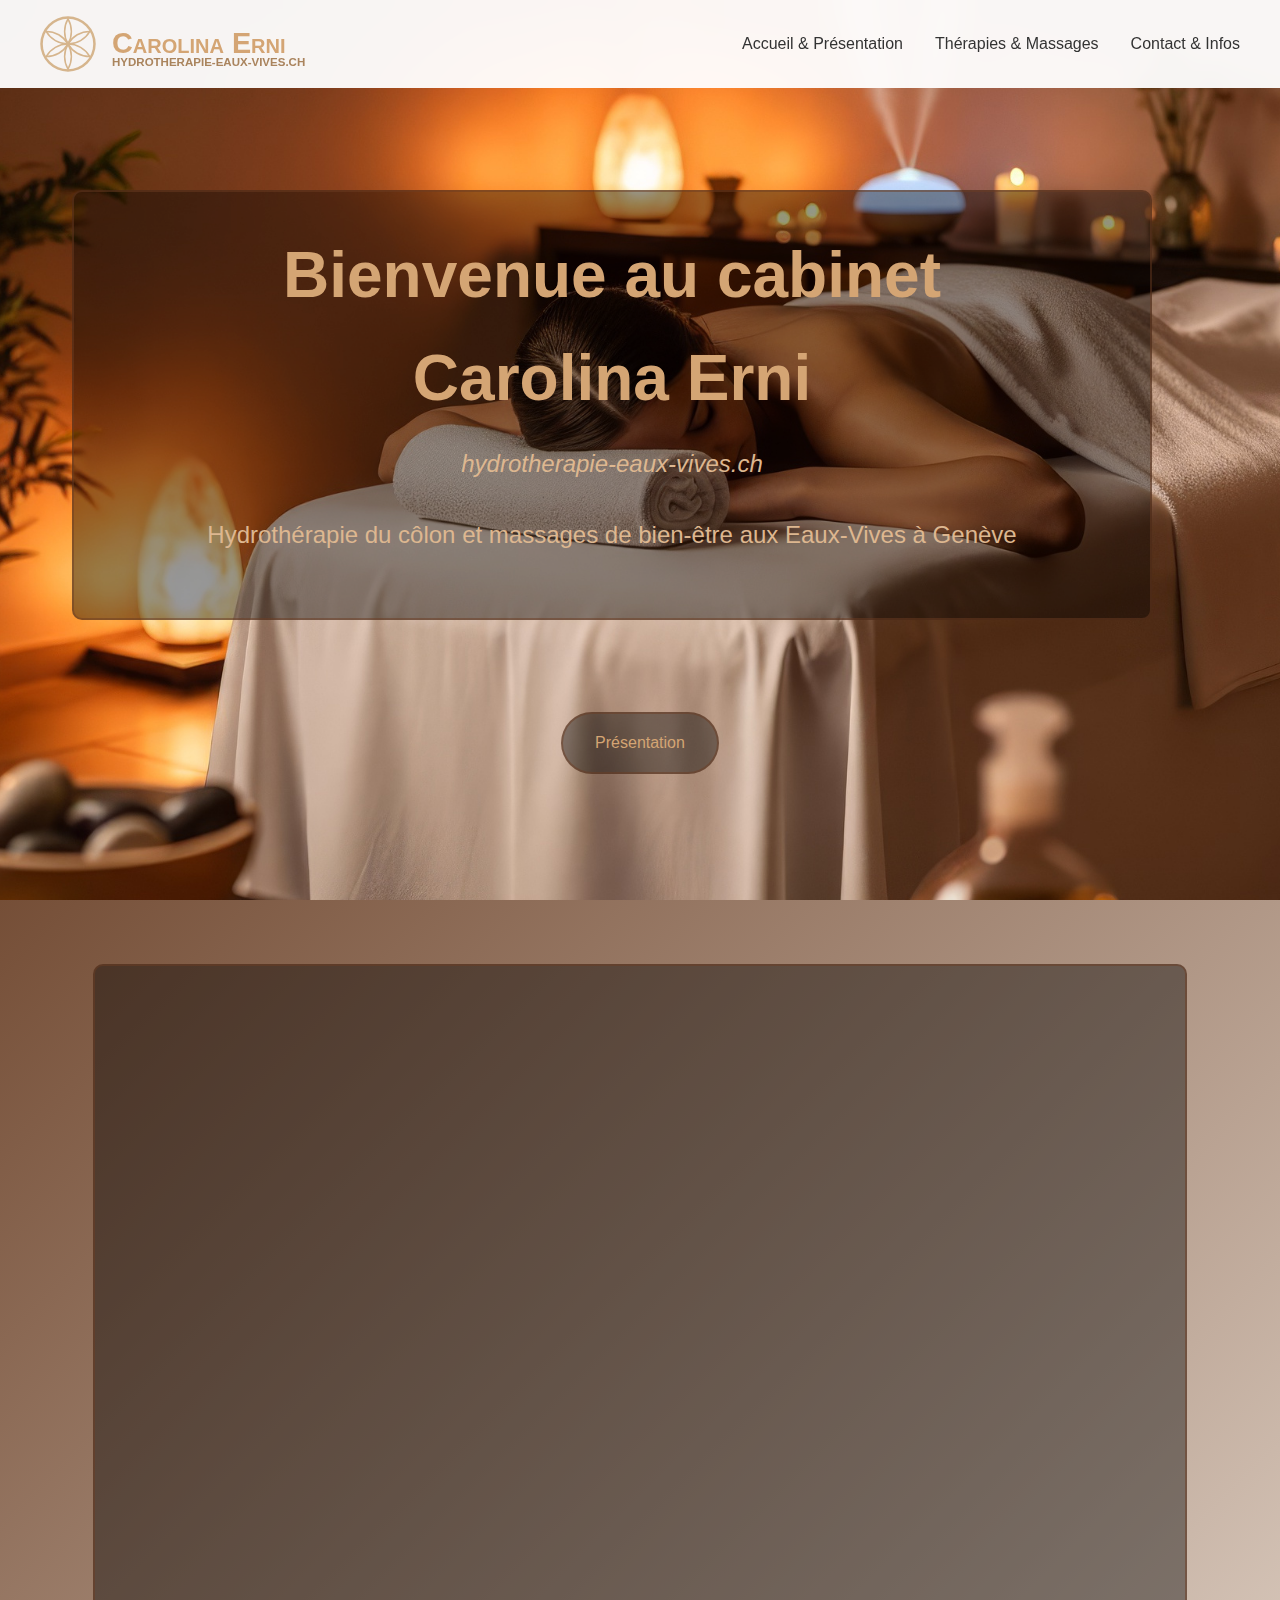
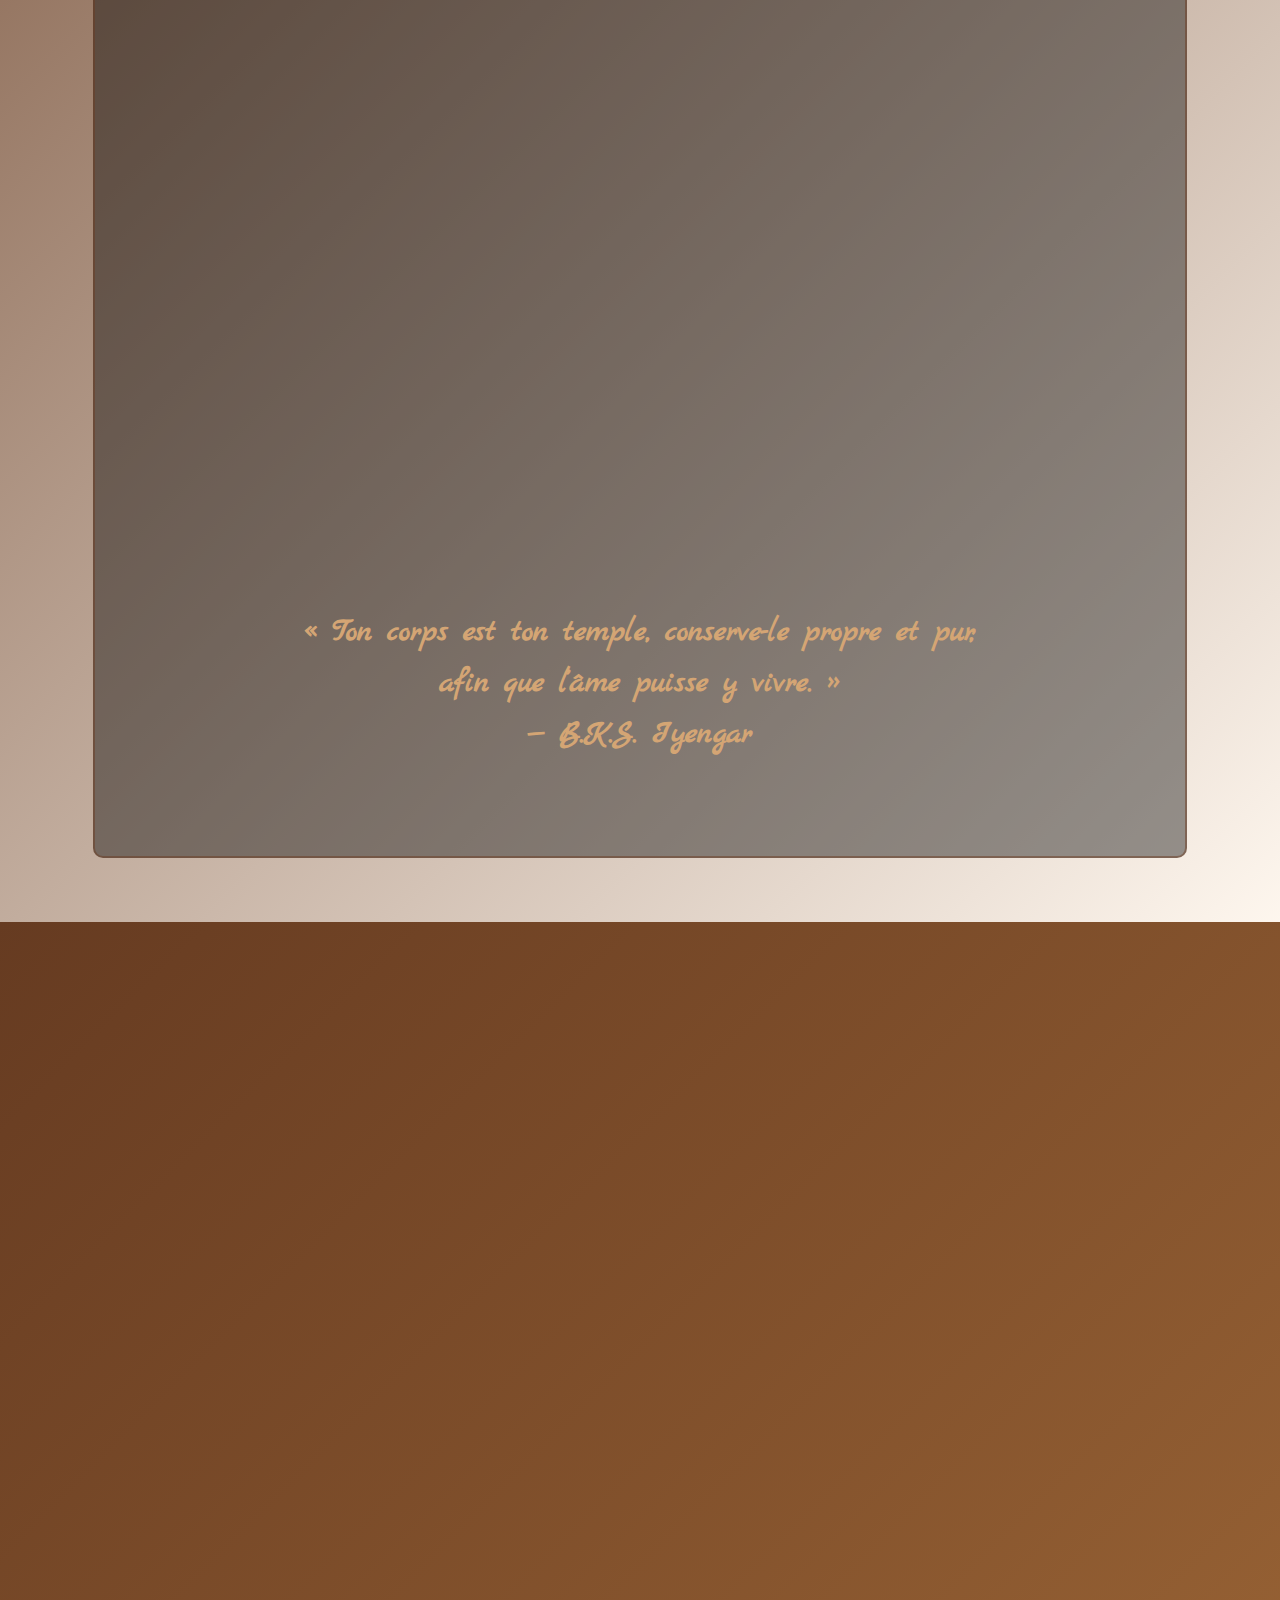
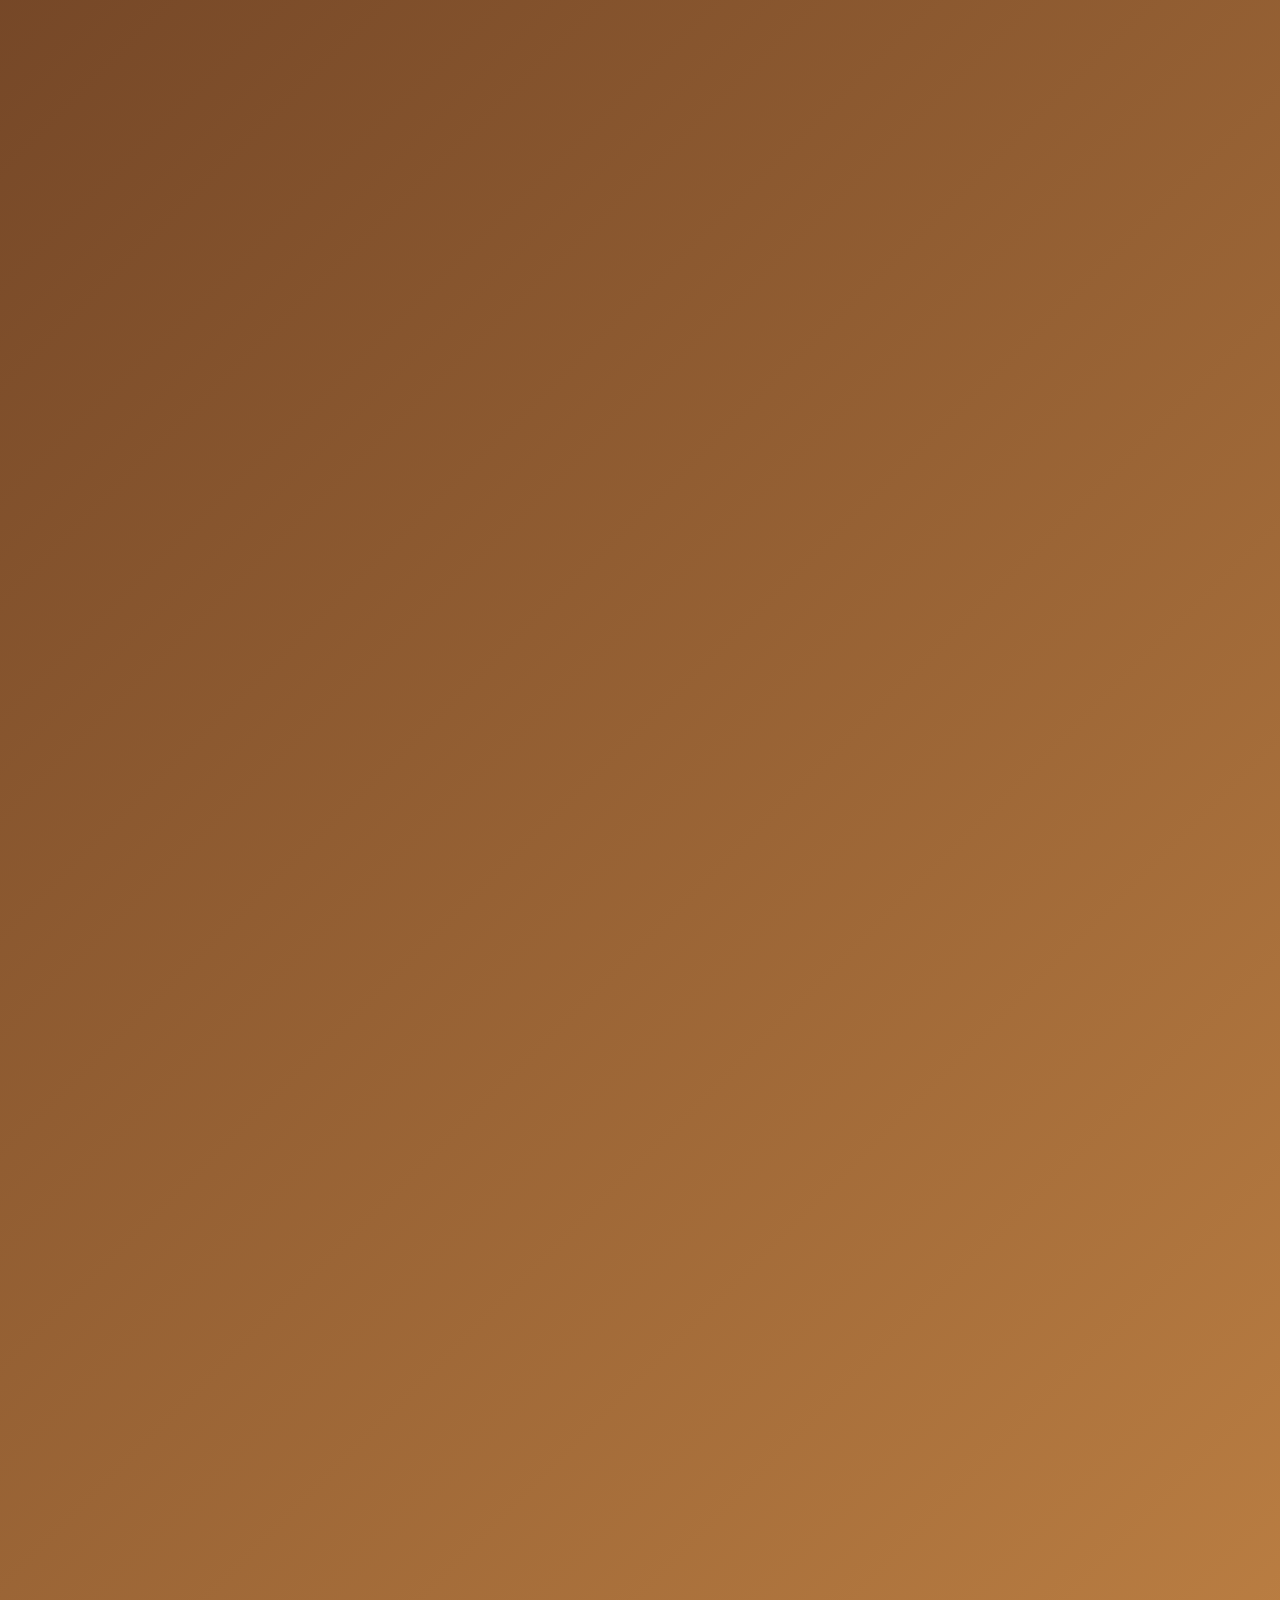
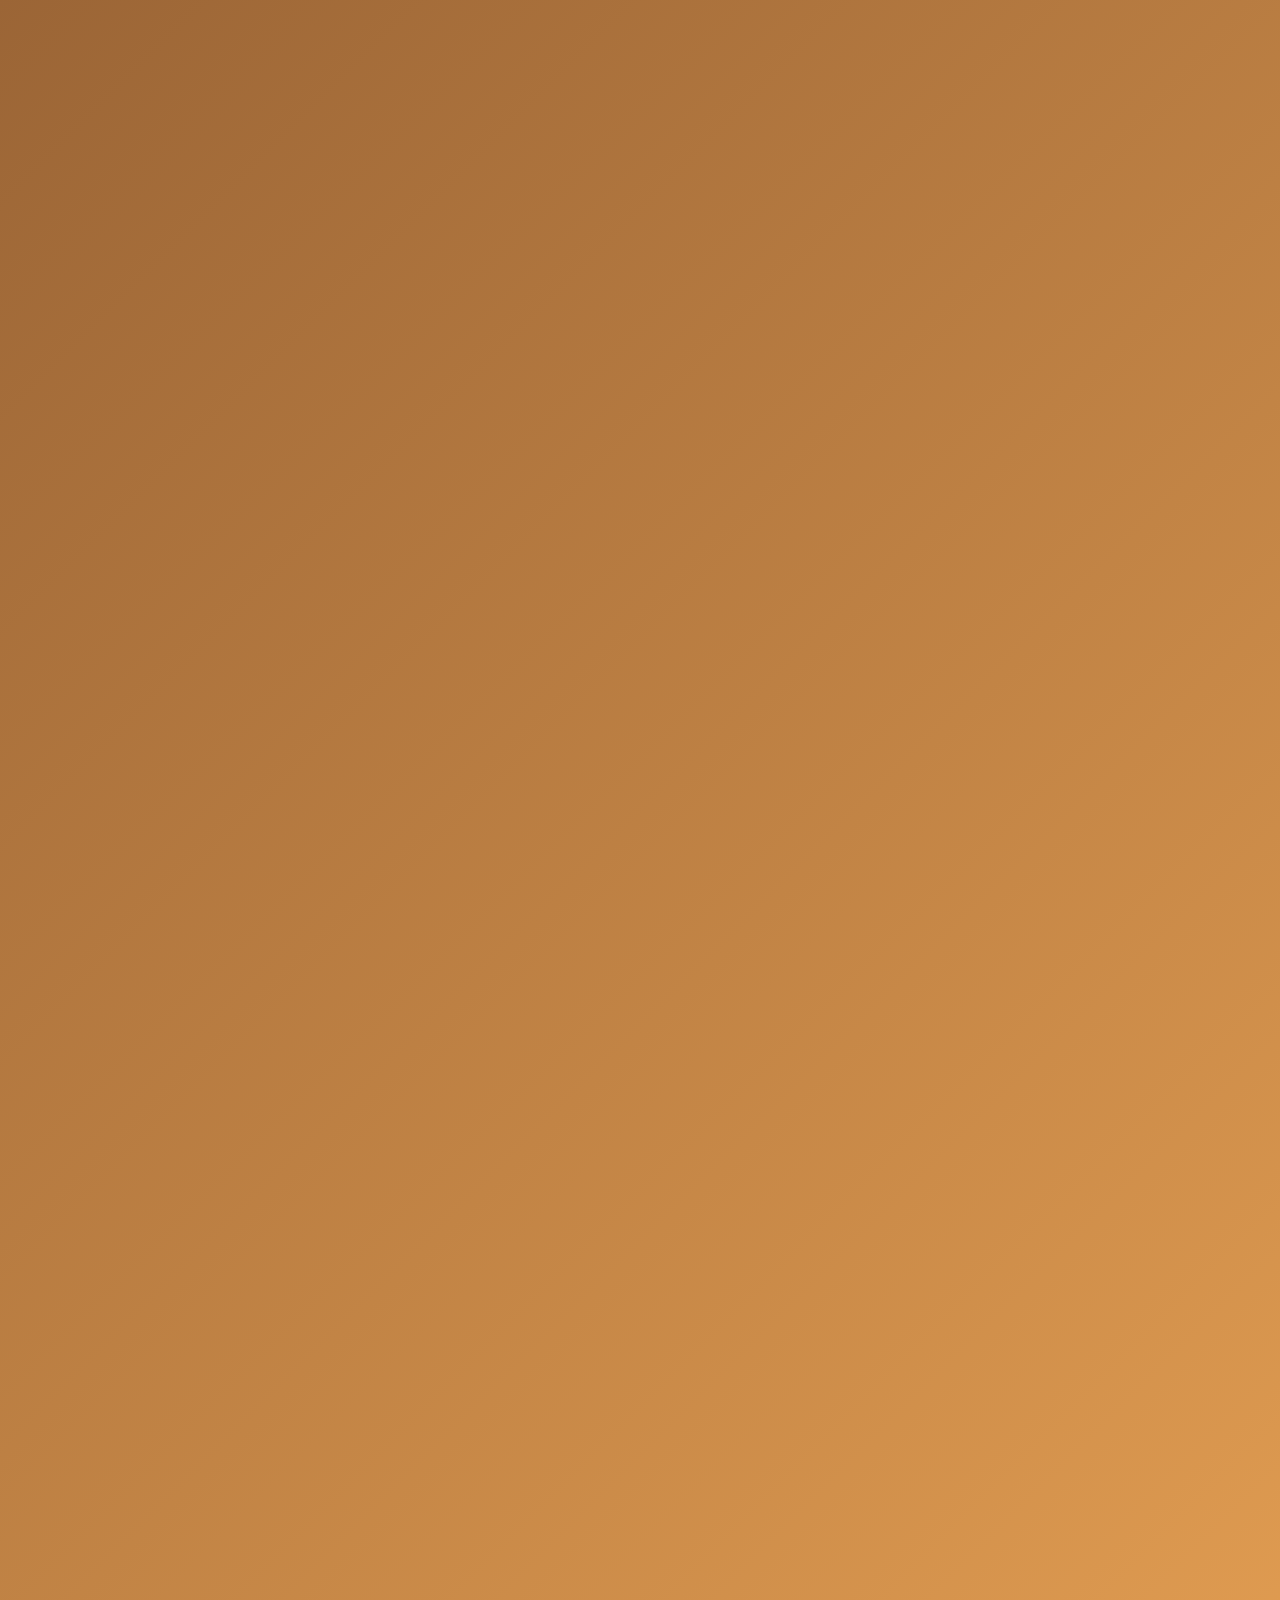
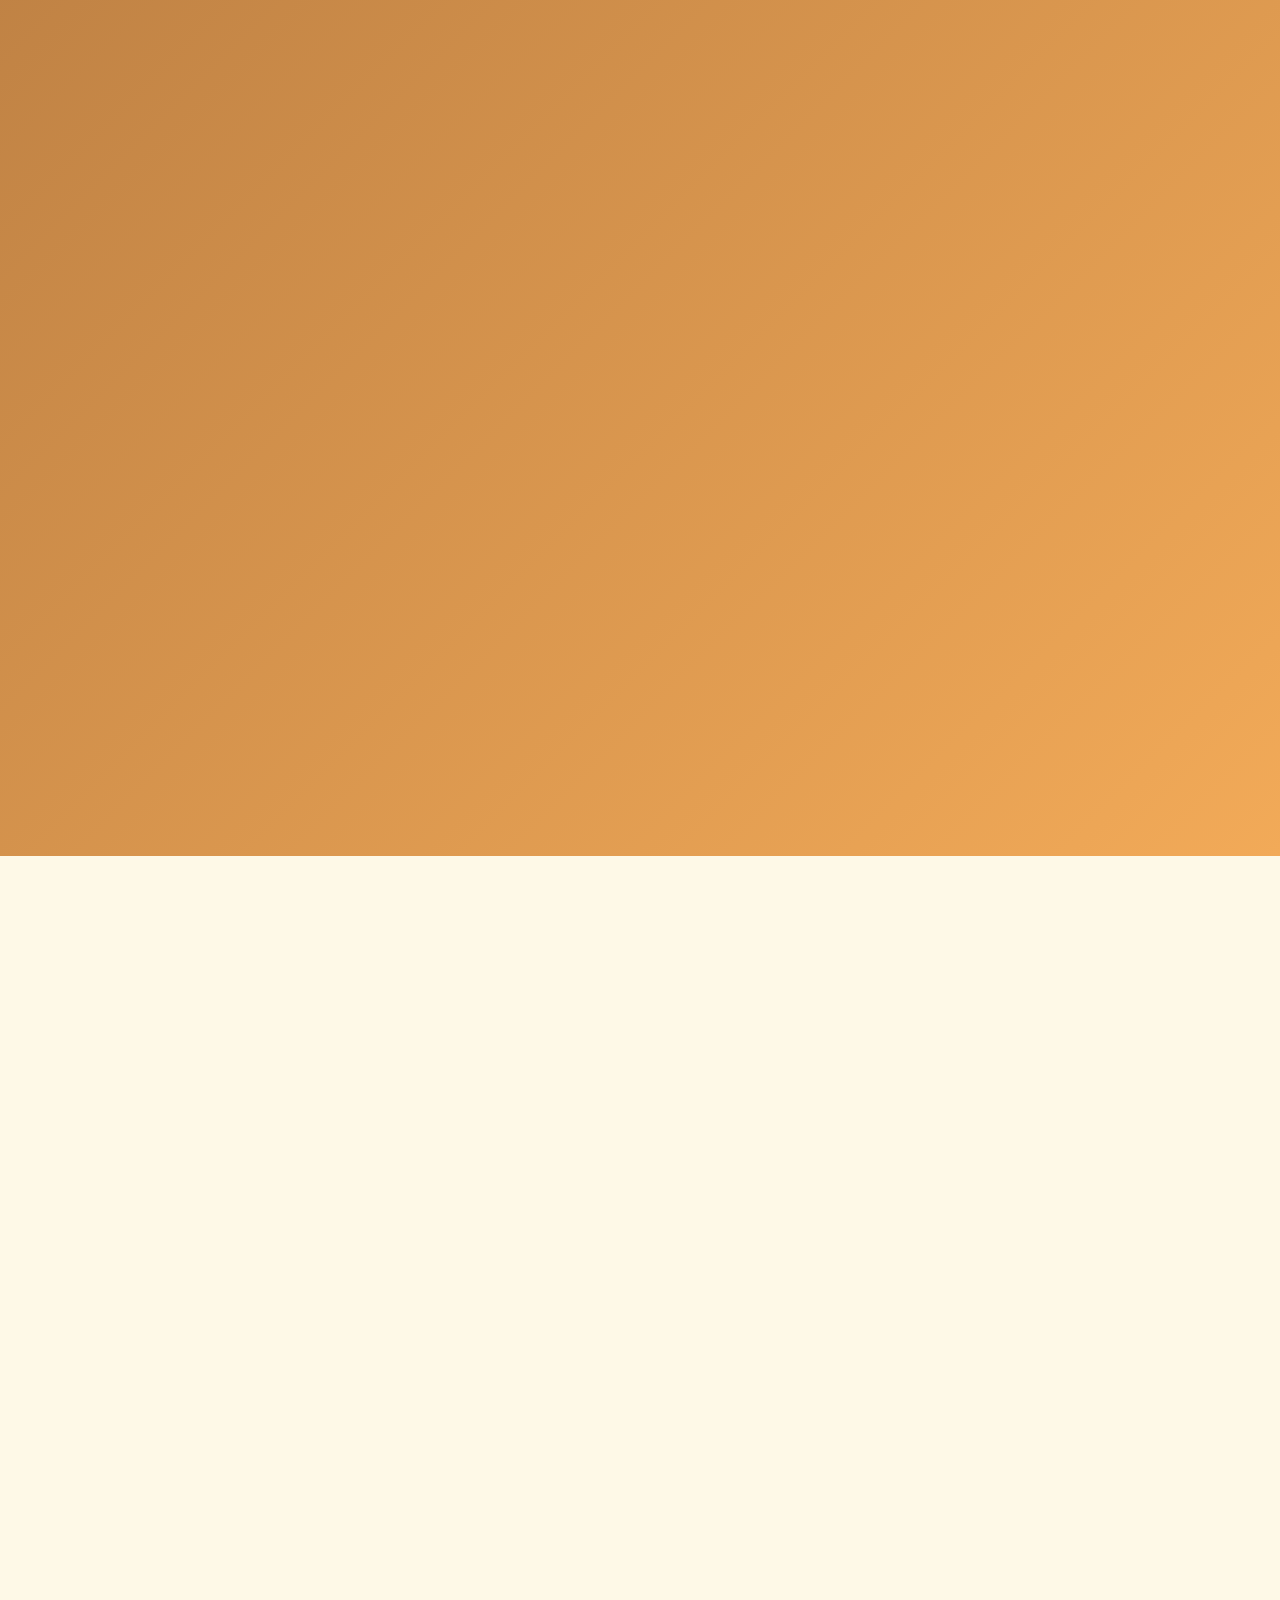
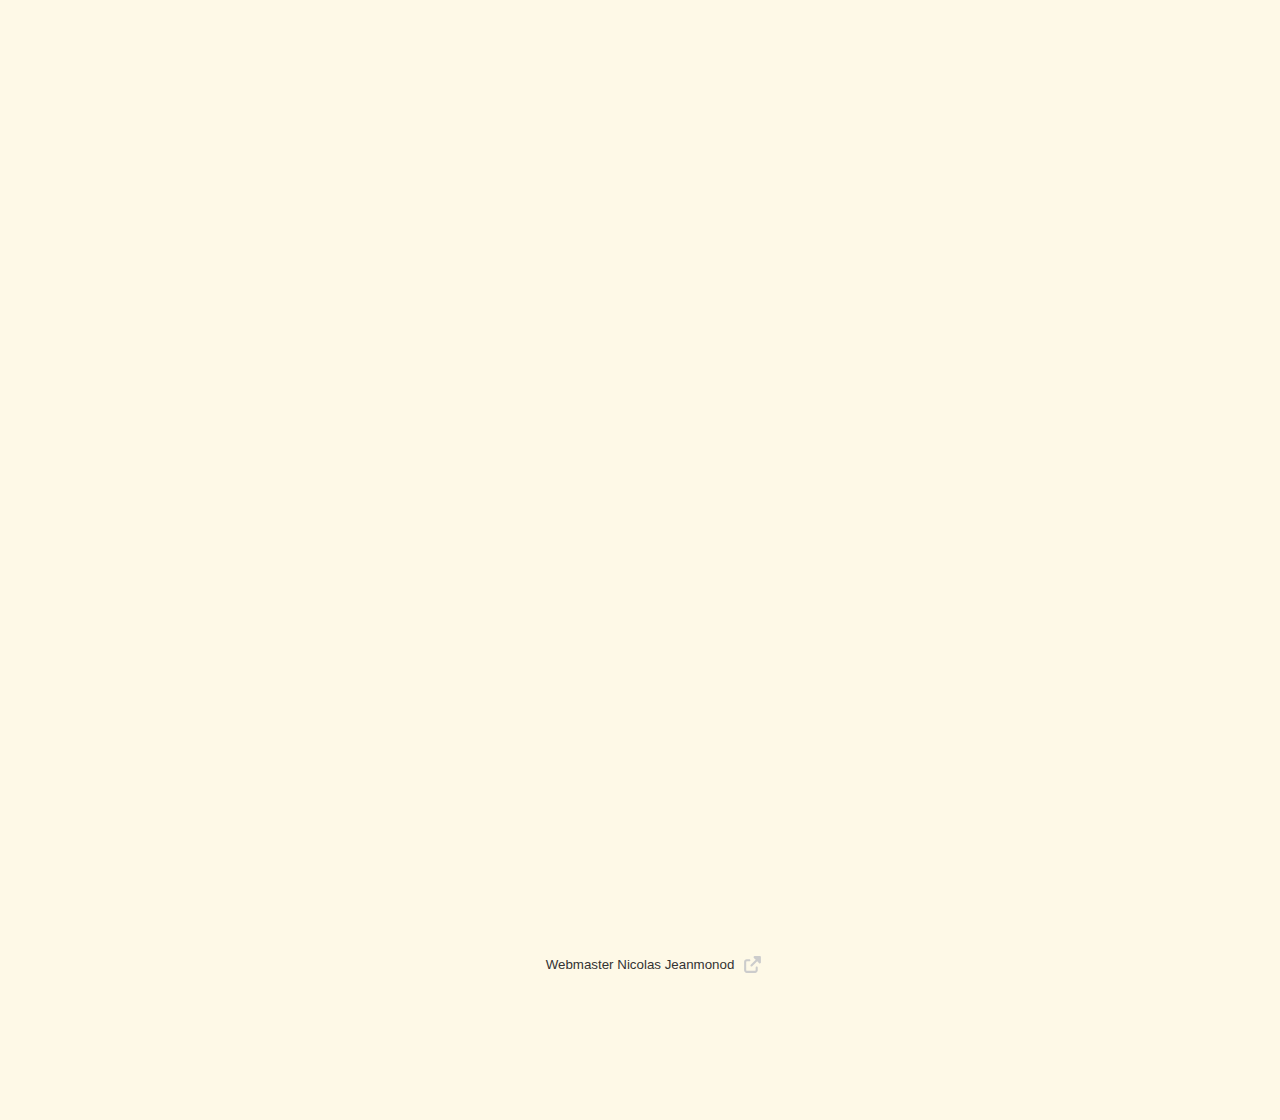
<file: index.html>
<!DOCTYPE html>
<html lang="fr">

<head>
    <meta charset="UTF-8">
    <meta name="viewport" content="width=device-width, initial-scale=1.0">
    <title>Cabinet Carolina Erni — Hydrothérapie & massages aux Eaux-Vives à Genève</title>
    <meta name="description" content="Cabinet Carolina Erni — Hydrothérapie & massages aux Eaux-Vives à Genève">
    <meta name="keywords" content="Hydrothérapie, massages, Eaux-Vives, Genève">
    <script type="application/ld+json">
    {
      "@context": "https://schema.org",
      "@type": "HealthAndBeautyBusiness",
      "name": "Cabinet Carolina Erni",
      "description": "Cabinet d’hydrothérapie et de massages aux Eaux-Vives à Genève",
      "url": "https://hydrotherapie-eaux-vives.ch",
      "address": {
        "@type": "PostalAddress",
        "streetAddress": "Av. de Frontenex 34",
        "addressLocality": "Genève",
        "postalCode": "1207",
        "addressCountry": "CH"
      },
      "geo": {
        "@type": "GeoCoordinates",
        "latitude": "46.20093",
        "longitude": "6.16543"
      },
      "telephone": "+41763170816",
      "email": "hydrotherapie.eaux.vives@gmail.com",
      "openingHoursSpecification": {
        "@type": "OpeningHoursSpecification",
        "dayOfWeek": ["Monday", "Tuesday", "Wednesday", "Thursday", "Friday"],
        "opens": "08:00",
        "closes": "18:00"
      },
      "priceRange": "130-200 CHF",
      "image": "https://hydrotherapie-eaux-vives.ch/images/carolina-erni.webp",
      "makesOffer": [
        {
          "@type": "Service",
          "name": "Hydrothérapie du côlon",
          "description": "L’hydrothérapie du côlon est une approche thérapeutique ancestrale de nettoyage du gros intestin",
          "price": "200",
          "priceCurrency": "CHF"
        },
        {
          "@type": "Service",
          "name": "Massage de détente",
          "description": "Massage thérapeutique pour une relaxation profonde",
          "price": "140",
          "priceCurrency": "CHF"
        }
      ]
    }
    </script>
    <link rel="shortcut icon" href="favicon.svg">
    <link rel="stylesheet" href="style.css">
</head>

<body>
    <!-- Header -->
    <header class="header">
        <div class="nav-container">
            <a class="logo" href="#accueil" data-section="accueil">
                <div class="logo-img">
                    <img src="favicon.svg" alt="Logo cabinet Carolina Erni">
                </div>
                <div class="logo-text">
                    <p>Carolina Erni</p>
                    <p>hydrotherapie-eaux-vives.ch</p>
                </div>
            </a>
            <nav>
                <ul class="nav-menu">
                    <li class="nav-item">
                        <a class="nav-link" href="#accueil" data-section="accueil">Accueil & Présentation</a>
                    </li>
                    <li class="nav-item">
                        <a class="nav-link" href="#therapies-massages" data-section="therapies-massages">Thérapies & Massages</a>
                    </li>
                    <li class="nav-item">
                        <a class="nav-link" href="#contact-infos" data-section="contact-infos">Contact & Infos</a>
                    </li>
                </ul>
                <div class="mobile-menu-btn">
                    <span></span>
                    <span></span>
                    <span></span>
                </div>
            </nav>
        </div>
    </header>

    <!-- Section Accueil -->
    <section id="accueil" class="section">
        <div class="container">
            <div class="dark-box">
                <h1 class="hero-title">Bienvenue au cabinet Carolina Erni</h1>
                <p class="hero-subtitle" style="font-style:italic">hydrotherapie-eaux-vives.ch</p>
                <p class="hero-subtitle">Hydrothérapie du côlon et massages de bien&#8209;être aux Eaux&#8209;Vives à Genève</p>
            </div>
            <a href="#presentation" class="cta-button" data-section="presentation">Présentation</a>
        </div>
    </section>

    <!-- Section Présentation -->
    <section id="presentation" class="section">

        <!-- Ne s’affiche pas si l’URL contient le paramètre `v` -->
        <div class="parallax-bg" style="background-image: url('./images/beach-2179624.jpg'); top:-1000px"></div>

        <!-- S’affiche si l’URL contient le paramètre `v` -->
        <video autoplay loop muted playsinline class="parallax-bg" style="object-fit:cover; top:-800px">
            <source src="./videos/background-video.mp4" type="video/mp4">
        </video>

        <div class="section-overlay"></div>
        <div class="container dark-box">
            <h2 class="section-title">Présentation</h2>
            <div class="section-content">
                <p class="">J’ai grandi à Lucerne et très vite je me suis intéressée aux professions médicales et paramédicales. Après une première formation en Shiatsu, suivie par l’apprentissage d’autres méthodes naturelles de soin, j’ai réalisé mon diplôme en hydrothérapie du côlon. Cette méthode permet de purifier la personne jusqu’à toucher son âme.</p>
                <p><i>Carolina Erni</i></p>
                <div class="image-with-texture">
                    <img src="./images/carolina-erni.webp" alt="Carolina Erni" style="border-radius: 50%; object-fit: cover; width: 350px; height: 350px; display: block; margin: 0 auto; border: 0px solid #6b3b21;">
                    <img src="./images/fleur-de-vie.svg" alt="fleur de vie" style="max-width:350px; margin-top: 4em">
                </div>
            </div>
            <p class="citation">« Ton corps est ton temple, conserve-le propre et pur, afin que l’âme puisse y vivre. »<br>— B.K.S. Iyengar</p>
        </div>
    </section>

    <!-- Section Thérapies & Massages -->
    <section id="therapies-massages" class="section">
        <!--
            <div class="parallax-bg" style="background-image: url('data:image/svg+xml,<svg xmlns=&quot;http://www.w3.org/2000/svg&quot; viewBox=&quot;0 0 1200 800&quot;><rect width=&quot;1200&quot; height=&quot;800&quot; fill=&quot;%23e3f2fd&quot;/><circle cx=&quot;300&quot; cy=&quot;200&quot; r=&quot;50&quot; fill=&quot;rgba(33,150,243,0.1)&quot;/><circle cx=&quot;900&quot; cy=&quot;500&quot; r=&quot;80&quot; fill=&quot;rgba(33,150,243,0.05)&quot;/></svg>')"></div>
            <div class="section-overlay"></div>
            -->
        <div class="container">
            <h2 class="section-title">Thérapies & Massages</h2>
            <div class="section-content">
                <div class="services-grid">
                    <div class="service-card">
                        <img src="./images/hydrotherapie-colon.jpg" alt="Hydrothérapie du côlon">
                        <h3>Hydrothérapie du côlon</h3>
                        <p>L’hydrothérapie du côlon, également connue sous le nom d’irrigation colonique, est une approche thérapeutique ancestrale remise au goût du jour grâce aux techniques modernes. Cette méthode douce et naturelle de nettoyage du gros intestin utilise de l’eau purifiée et tiédie à température corporelle pour éliminer en profondeur les déchets et toxines accumulés au fil du temps dans notre système digestif.</p>
                        <p>Le côlon, ou gros intestin, mesure environ 1,5 mètre de long et constitue la dernière partie de notre système digestif. Sa fonction principale consiste à réabsorber l’eau et les sels minéraux des résidus alimentaires, tout en formant et évacuant les selles. Cependant, notre mode de vie moderne, caractérisé par une alimentation souvent déséquilibrée, riche en aliments transformés, le stress chronique, la sédentarité et l’exposition aux polluants environnementaux, peut perturber significativement le bon fonctionnement de cet organe essentiel.</p>
                        <p>Au fil des années, des résidus peuvent s’accumuler le long des parois intestinales, créant ce que l’on appelle parfois des « plaques mucoïdes ». Ces accumulations peuvent entraver la bonne absorption des nutriments et favoriser la prolifération de bactéries pathogènes, créant un déséquilibre de la flore intestinale. Cette situation peut engendrer divers symptômes désagréables : ballonnements, constipation chronique, fatigue inexpliquée, troubles du sommeil, irritabilité, problèmes de peau, maux de tête récurrents, ou encore une sensation générale de lourdeur.</p>
                        <p>L’hydrothérapie du côlon agit comme un « grand nettoyage de printemps » pour votre système digestif. Durant la séance, qui se déroule dans un environnement calme et respectueux de votre intimité, de l’eau pure et filtrée est introduite délicatement dans le côlon via une canule à usage unique. Cette eau circule doucement dans tout le gros intestin, ramollissant et détachant les matières accumulées, qui sont ensuite évacuées naturellement par le système clos et hygiénique de l’appareil professionnel.</p>
                        <p>Le processus se déroule par cycles successifs de remplissage et de vidange, permettant un nettoyage progressif et en profondeur de l’ensemble du côlon. Contrairement aux lavements traditionnels qui n’atteignent que la partie basse du côlon, l’hydrothérapie permet de nettoyer la totalité du gros intestin, y compris le côlon ascendant et transverse, zones habituellement difficiles d’accès.</p>
                        <p>Les bienfaits de cette thérapie s’étendent bien au-delà du simple confort digestif. En libérant le côlon de ses surcharges, l’hydrothérapie favorise une meilleure absorption des nutriments essentiels, optimise le fonctionnement du système immunitaire (dont 70 % des cellules se trouvent dans l’intestin), et permet au corps de mieux éliminer les toxines par ses voies naturelles d’élimination.</p>
                        <p>De nombreuses personnes rapportent une amélioration significative de leur énergie vitale, une sensation de légèreté retrouvée, un teint plus lumineux, une digestion facilitée, et même une amélioration de leur état émotionnel. En effet, l’intestin étant considéré comme notre « deuxième cerveau » en raison de ses nombreuses connexions nerveuses, son bon fonctionnement influence directement notre bien-être psychique.</p>
                        <p>Cette approche holistique considère le corps dans sa globalité, reconnaissant que la santé intestinale influence l’ensemble de nos systèmes organiques. Chaque séance est personnalisée selon vos besoins spécifiques, votre état de santé et vos objectifs de bien-être. Un accompagnement bienveillant et professionnel vous guide tout au long du processus, dans le respect absolu de votre confort et de votre dignité.</p>
                        <p><br><i>Une séance d’hydrothérapie se prépare deux jours à l’avance.<br>Vous pouvez consulter le protocole de préparation sur cette page :</i></p>
                        <p><a href="preparation-hydrotherapie.html" style="text-decoration: underline;">Préparation à votre séance d’hydrothérapie du côlon</a></p>
                        <p class="duree">1 h 45</p>
                        <p class="prix">200 CHF</p>
                    </div>
                    <div class="service-card">
                        <img src="./images/hydrotherapie-ozone.jpg" alt="Thérapie à l’ozone">
                        <h3>Thérapie à l’ozone</h3>
                        <p>La thérapie à l’ozone représente une approche thérapeutique innovante qui utilise les propriétés exceptionnelles de l’ozone (O₃) pour stimuler les mécanismes naturels de guérison et de régénération de l’organisme. Cette molécule composée de trois atomes d’oxygène possède des propriétés oxydantes puissantes qui, utilisées de manière contrôlée et professionnelle, offrent des bénéfices remarquables pour la santé.</p>
                        <p>L’ozone thérapeutique se distingue fondamentalement de l’ozone atmosphérique souvent perçu négativement. En médecine naturelle, l’ozone est produit de manière pure et contrôlée à partir d’oxygène médical, créant une substance aux vertus thérapeutiques reconnues depuis plus d’un siècle. Cette approche, largement utilisée en Europe et dans de nombreux pays, gagne en reconnaissance pour ses effets bénéfiques multiples.</p>
                        <p>Le principe d’action de l’ozone repose sur sa capacité unique à libérer un atome d’oxygène naissant hautement réactif. Cet oxygène singulier pénètre dans les cellules et stimule les mécanismes de défense naturels de l’organisme, optimisant le métabolisme cellulaire et favorisant la production d’enzymes antioxydantes endogènes. Contrairement aux antioxydants externes, l’ozone stimule la production des propres antioxydants du corps, créant un effet durable et naturel.</p>
                        <p>L’un des effets les plus remarquables de l’ozone thérapie concerne son impact sur le système immunitaire. En stimulant la production de cytokines bénéfiques et en activant les macrophages, lymphocytes et autres cellules immunitaires, l’ozone renforce considérablement les défenses naturelles de l’organisme. Cette stimulation immunitaire se révèle particulièrement bénéfique pour les personnes souffrant de fatigue chronique, d’infections récurrentes ou de déficiences immunitaires.</p>
                        <p>L’oxygénation cellulaire constitue un autre pilier fondamental de cette thérapie. L’ozone améliore significativement la capacité des globules rouges à transporter et libérer l’oxygène vers les tissus, optimisant ainsi le métabolisme cellulaire. Cette amélioration de l’oxygénation se traduit par une augmentation notable de l’énergie vitale, une meilleure récupération physique, et une optimisation des fonctions cognitives.</p>
                        <p>Au niveau circulatoire, l’ozone exerce des effets bénéfiques remarquables. Il améliore la microcirculation, réduit la viscosité sanguine, et favorise la formation de nouveaux capillaires. Ces effets se révèlent particulièrement précieux pour les personnes souffrant de troubles circulatoires, de cicatrisation difficile, ou de problèmes cardiovasculaires.</p>
                        <p>En complément à l’hydrothérapie du côlon, la thérapie à l’ozone créée une synergie thérapeutique exceptionnelle. Tandis que l’hydrothérapie nettoie et détoxifie le système digestif, l’ozone optimise les fonctions cellulaires et stimule les mécanismes de régénération. Cette combinaison permet d’obtenir des résultats plus profonds et durables, maximisant les bénéfices de chaque approche.</p>
                        <p>L’ozone possède également des propriétés antimicrobiennes naturelles, agissant contre les bactéries pathogènes, virus, champignons et parasites, tout en respectant la flore bénéfique lorsqu’utilisé correctement. Cette action sélective contribue à rétablir l’équilibre microbien de l’organisme sans les effets secondaires souvent associés aux traitements conventionnels.</p>
                        <p>Les effets de la thérapie à l’ozone s’installent progressivement, créant un cercle vertueux de vitalité et de bien-être. De nombreuses personnes rapportent une amélioration significative de leur énergie, de leur résistance aux infections, de leur qualité de sommeil, et de leur bien-être général. Cette approche naturelle et non invasive offre une alternative précieuse pour optimiser votre santé de manière globale et durable.</p>
                        <p class="duree">En complément à l’hydrothérapie</p>
                        <p class="prix">80 CHF</p>
                    </div>
                    <div class="service-card">
                        <img src="./images/drainage-lymphatique.jpg" alt="Drainage lymphatique manuel du Dr Vodder">
                        <h3>Drainage lymphatique manuel du Dr Vodder</h3>
                        <p>Le drainage lymphatique manuel selon la méthode du Dr Emil Vodder représente l’une des techniques de massage thérapeutique les plus raffinées et les plus efficaces pour stimuler le système lymphatique. Développée dans les années 1930 par le Dr Vodder et son épouse Estrid, cette approche révolutionnaire a transformé notre compréhension de la circulation lymphatique et de son rôle crucial dans la santé globale.</p>
                        <p>Le système lymphatique constitue un réseau complexe et sophistiqué qui parcourt l’ensemble de notre organisme, parallèlement au système circulatoire sanguin. Composé de vaisseaux lymphatiques, de ganglions, d’organes lymphoïdes (rate, thymus, amygdales) et de la lymphe elle-même, ce système assure des fonctions vitales souvent méconnues mais absolument essentielles à notre bien-être.</p>
                        <p>La lymphe, ce liquide translucide qui circule dans les vaisseaux lymphatiques, joue un rôle fondamental dans l’équilibre hydrique de l’organisme, le transport des graisses absorbées au niveau intestinal, et surtout dans les mécanismes de défense immunitaire. Contrairement au sang qui est propulsé par le cœur, la lymphe circule grâce aux contractions musculaires, aux mouvements respiratoires, et à la pulsation des artères adjacentes. Cette circulation plus lente peut parfois se ralentir ou stagner, créant des engorgements et des dysfonctionnements.</p>
                        <p>Le drainage lymphatique manuel du Dr Vodder utilise des manœuvres spécifiques, d’une précision remarquable, pour stimuler cette circulation lymphatique. Les mouvements, d’une douceur caractéristique, respectent scrupuleusement la direction naturelle de la circulation lymphatique et la pression physiologique des vaisseaux. Ces gestes techniques particuliers, appelés « pompages », « cercles fixes », « mouvements en spirale », et « mouvements combinés », sont exécutés avec une pression légère et constante, variant entre 30 et 40 mmHg.</p>
                        <p>Cette technique unique agit selon un protocole précis qui débute toujours par la stimulation des stations ganglionnaires principales : ganglions du cou, des aisselles, de l’aine, et du thorax. Cette préparation « ouvre les portes » du système lymphatique, optimisant la réception et l’évacuation de la lymphe mobilisée durant le traitement. Ensuite, les manœuvres progressent méthodiquement, suivant les voies lymphatiques naturelles, depuis les zones périphériques vers les centres de collecte.</p>
                        <p>Les bénéfices du drainage lymphatique s’étendent bien au-delà de la simple amélioration circulatoire. Cette technique stimule remarquablement le système immunitaire en activant la production et la circulation des lymphocytes, ces cellules de défense qui nous protègent contre les agressions extérieures. Les ganglions lymphatiques, véritables « stations d’épuration » de l’organisme, voient leur fonction optimisée, améliorant significativement notre résistance aux infections et notre capacité de récupération.</p>
                        <p>L’effet détoxifiant du drainage lymphatique constitue l’un de ses atouts majeurs. En stimulant l’évacuation des déchets métaboliques, des toxines, et des liquides interstitiels stagnants, cette technique favorise un véritable « nettoyage interne » de l’organisme. Cette action purifiante se révèle particulièrement bénéfique dans notre environnement moderne où nous sommes constamment exposés à diverses pollutions et toxines.</p>
                        <p>Sur le plan esthétique, le drainage lymphatique offre des résultats remarquables pour réduire les œdèmes, améliorer l’aspect de la cellulite, tonifier les tissus, et redonner éclat et fermeté à la peau. En optimisant les échanges cellulaires et l’oxygénation des tissus, cette technique contribue à préserver la jeunesse et la vitalité de la peau.</p>
                        <p>L’aspect profondément relaxant du drainage lymphatique mérite une attention particulière. Les manœuvres douces et rythmées induisent un état de relaxation profonde qui apaise le système nerveux sympathique, responsable du stress et des tensions. Cette détente neurologique favorise la libération d’endorphines, améliore la qualité du sommeil, et contribue à rétablir l’équilibre émotionnel.</p>
                        <p>Cette approche holistique considère la personne dans sa globalité, reconnaissant l’interdépendance entre les systèmes physiologiques, émotionnels, et énergétiques. Le drainage lymphatique manuel du Dr Vodder offre ainsi une voie privilégiée vers un bien-être durable, naturel, et profondément régénérant.</p>
                        <p class="duree">1 h</p>
                        <p class="prix">140 CHF</p>
                    </div>
                    <div class="service-card">
                        <img src="./images/reflexologie.jpg" alt="Réflexologie douce méthode Nick Durrer">
                        <h3>Réflexologie douce méthode Nick Durrer</h3>
                        <p>La réflexologie douce selon la méthode Nick Durrer représente une approche révolutionnaire de la réflexologie plantaire, développée par ce thérapeute suisse visionnaire qui a consacré sa vie à perfectionner cette technique ancestrale. Cette méthode unique combine la sagesse traditionnelle de la réflexologie avec une approche moderne, douce et profondément respectueuse de l’être humain dans sa globalité.</p>
                        <p>Nick Durrer, reconnu internationalement pour ses innovations dans le domaine de la réflexologie, a développé une approche qui se distingue par sa finesse, sa précision, et surtout par sa capacité à créer un état de détente profonde tout en stimulant efficacement les mécanismes d’autorégulation de l’organisme. Sa méthode repose sur une compréhension subtile des correspondances entre les zones réflexes du pied et l’ensemble des systèmes corporels.</p>
                        <p>Les pieds, ces merveilles architecturales composées de 26 os, 33 articulations, et plus de 100 muscles, tendons et ligaments, constituent de véritables cartes miniatures de notre organisme. Selon les principes de la réflexologie, chaque zone du pied correspond à un organe, une glande, ou un système corporel spécifique. Cette cartographie précise permet d’accéder, par le massage des pieds, à l’ensemble de l’organisme, créant un dialogue thérapeutique d’une richesse exceptionnelle.</p>
                        <p>La méthode Nick Durrer se caractérise par une approche particulièrement douce et intuitive. Contrairement aux techniques de réflexologie parfois vigoureuses ou inconfortables, cette approche privilégie des touches légères, des pressions délicates, et des mouvements fluides qui respectent la sensibilité individuelle de chaque personne. Cette douceur n’enlève rien à l’efficacité du traitement ; au contraire, elle permet au corps de recevoir les stimulations sans résistance, optimisant ainsi la réponse thérapeutique.</p>
                        <p>Le protocole de traitement débute par une phase d’accueil et de préparation, où les pieds sont délicatement nettoyés et préparés à recevoir le soin. Cette étape, loin d’être anodine, marque le début d’un voyage thérapeutique où la personne peut progressivement lâcher prise et s’abandonner aux bienfaits du traitement. L’observation attentive des pieds renseigne le thérapeute sur l’état général de la personne, ses tensions, ses déséquilibres, et ses besoins spécifiques.</p>
                        <p>Le massage proprement dit suit une séquence méthodique qui stimule progressivement l’ensemble des zones réflexes. Chaque organe, chaque système est ainsi « contacté » et harmonisé grâce aux stimulations précises appliquées sur les zones correspondantes du pied. Cette approche systémique permet de rétablir l’équilibre énergétique global, stimulant les mécanismes naturels d’autorégulation et de guérison.</p>
                        <p>L’utilisation d’une crème de soin spécialement formulée avec des fleurs de Bach et des huiles essentielles constitue l’une des particularités remarquables de cette méthode. Les fleurs de Bach, ces élixirs floraux développés par le Dr Edward Bach, agissent sur les états émotionnels et énergétiques, apportant une dimension psycho-émotionnelle au traitement. Les huiles essentielles, choisies pour leurs propriétés thérapeutiques spécifiques, pénètrent à travers la peau et exercent leurs effets bénéfiques tant au niveau local que systémique.</p>
                        <p>Cette synergie entre le massage réflexe, les fleurs de Bach, et les huiles essentielles crée un traitement d’une richesse thérapeutique exceptionnelle. Chaque élément potentialise les effets des autres, créant une résonance thérapeutique qui agit simultanément sur les plans physique, émotionnel, et énergétique.</p>
                        <p>Les effets de la réflexologie douce se manifestent à plusieurs niveaux. Sur le plan physique, elle stimule la circulation sanguine et lymphatique, améliore l’oxygénation des tissus, favorise l’élimination des toxines, et optimise le fonctionnement de tous les organes. De nombreuses personnes rapportent une amélioration significative de leur digestion, de leur sommeil, de leur énergie vitale, et de leurs fonctions d’élimination.</p>
                        <p>L’aspect énergétique de la méthode Nick Durrer mérite une attention particulière. Cette approche considère que les blocages énergétiques sont souvent à l’origine des dysfonctionnements physiques et émotionnels. En rétablissant la libre circulation de l’énergie vitale, la réflexologie douce contribue à harmoniser l’ensemble de l’être, créant les conditions optimales pour la santé et le bien-être.</p>
                        <p class="duree">1 h</p>
                        <p class="prix">130 CHF</p>
                    </div>
                    <div class="service-card">
                        <img src="./images/massage-dos.jpg" alt="Massage du dos Dorn et Breuss">
                        <h3>Massage du dos Dorn et Breuss</h3>
                        <p>Le massage du dos selon les méthodes Dorn et Breuss représente une approche thérapeutique unique qui combine deux techniques complémentaires développées dans les Alpes autrichiennes et allemandes. Cette synergie thérapeutique, fruit de l’expérience et de l’intuition de deux praticiens exceptionnels, offre une solution naturelle et efficace pour les troubles vertébraux et les tensions dorsales.</p>
                        <p>La méthode Dorn, développée par Dieter Dorn, charpentier et guérisseur allemand, constitue une technique manuelle douce et respectueuse pour corriger les déplacements vertébraux et rétablir l’alignement naturel de la colonne vertébrale. Cette approche révolutionnaire se distingue par sa simplicité apparente et son efficacité remarquable, basée sur une compréhension profonde de la biomécanique vertébrale et des connexions subtiles entre la colonne et les organes internes.</p>
                        <p>La colonne vertébrale, cette merveille architecturale composée de 24 vertèbres mobiles, constitue bien plus qu’un simple support mécanique. Elle abrite et protège la moelle épinière, véritable autoroute de l’information nerveuse, et sert de point d’ancrage à l’ensemble du système musculo-squelettique. Chaque vertèbre entretient des relations spécifiques avec certains organes par l’intermédiaire des nerfs rachidiens qui émergent entre les vertèbres.</p>
                        <p>Le principe fondamental de la méthode Dorn repose sur l’observation que de nombreux troubles de santé trouvent leur origine dans des déplacements vertébraux minimes, souvent imperceptibles à l’imagerie médicale conventionnelle, mais suffisants pour perturber la transmission nerveuse et affecter le fonctionnement des organes correspondants. Ces subluxations vertébrales peuvent résulter de traumatismes, de postures inadéquates, de stress émotionnel, ou simplement de l’usure naturelle liée au vieillissement.</p>
                        <p>La technique Dorn utilise des mouvements spécifiques et contrôlés pour réaligner délicatement les vertèbres déplacées. Contrairement aux manipulations traditionnelles qui peuvent parfois être brutales, la méthode Dorn procède par pressions douces et progressives, appliquées pendant que la personne effectue des mouvements de balancement spécifiques. Cette approche dynamique permet de réduire les résistances musculaires et facilite la remise en place naturelle des structures vertébrales.</p>
                        <p>Chaque vertèbre est examinée et traitée individuellement, en tenant compte de ses relations spécifiques avec les organes correspondants. Cette approche systémique permet non seulement de traiter les douleurs dorsales, mais aussi d’influencer positivement le fonctionnement des organes internes. Ainsi, la correction d’une vertèbre dorsale peut améliorer la fonction cardiaque ou digestive, tandis que l’alignement des vertèbres lombaires peut optimiser le fonctionnement des organes pelviens.</p>
                        <p>La méthode Breuss, développée par Rudolf Breuss, herboriste et guérisseur autrichien, complète parfaitement la technique Dorn. Ce massage spécifique du dos utilise l’huile de millepertuis (Hypericum perforatum), une plante aux propriétés thérapeutiques exceptionnelles, pour détendre profondément les muscles paravertébraux et nourrir les disques intervertébraux.</p>
                        <p>L’huile de millepertuis, obtenue par macération des fleurs fraîches dans une huile végétale de qualité, possède des propriétés anti-inflammatoires, analgésiques, et régénératrices remarquables. Son principe actif, l’hypéricine, pénètre profondément dans les tissus et exerce une action apaisante sur les nerfs irrités, tout en stimulant la régénération cellulaire.</p>
                        <p>Le massage Breuss se caractérise par des mouvements lents, profonds, et extrêmement relaxants qui suivent méticuleusement les contours de la colonne vertébrale. Cette technique spécifique permet de détendre les tensions musculaires profondes, d’améliorer la circulation sanguine locale, et de favoriser la nutrition des disques intervertébraux. L’effet relaxant est si profond que de nombreuses personnes s’endorment durant le traitement, permettant au corps d’exprimer pleinement ses capacités d’autorégulation.</p>
                        <p>La combinaison des méthodes Dorn et Breuss crée une synergie thérapeutique exceptionnelle. La technique Dorn rétablit l’alignement vertébral et libère les compressions nerveuses, tandis que le massage Breuss détend les tensions musculaires et favorise la régénération tissulaire. Cette approche complète permet de traiter la cause profonde des troubles vertébraux tout en apportant un soulagement immédiat et durable.</p>
                        <p>Les propriétés anti-dépressives naturelles de l’huile de millepertuis contribuent également à l’effet thérapeutique global, aidant à lever les états de morosité et de découragement souvent associés aux douleurs chroniques. Cette action sur l’humeur crée un cercle vertueux où l’amélioration physique s’accompagne d’un mieux-être psychologique, et vice versa.</p>
                        <p class="duree">1 h</p>
                        <p class="prix">140 CHF</p>
                    </div>
                    <div class="service-card">
                        <img src="./images/massage-detente.jpg" alt="Massage de détente">
                        <h3>Massage de détente</h3>
                        <p>Le massage détente représente une approche thérapeutique unique et innovante qui s’appuie sur la sagesse innée du corps et la puissance rythmique du cœur pour induire un état de relaxation profonde et libérer les tensions accumulées. Cette technique révolutionnaire reconnaît que chaque individu possède son propre rythme cardiaque unique, véritable métronome biologique qui influence l’ensemble de ses fonctions physiologiques et énergétiques.</p>
                        <p>Le cœur, bien plus qu’une simple pompe mécanique, constitue un centre énergétique et émotionnel fondamental de notre être. Les recherches modernes en cardiologie ont révélé que le cœur possède son propre système nerveux, composé de plus de 40 000 neurones, lui permettant de prendre des « décisions » indépendamment du cerveau. Cette découverte révolutionnaire confirme les intuitions ancestrales qui plaçaient le cœur au centre de notre être émotionnel et spirituel.</p>
                        <p>Le rythme cardiaque, loin d’être constant, varie naturellement selon nos émotions, notre état de stress, notre respiration, et notre état de conscience général. Cette variabilité cardiaque, mesurable et analysable, reflète notre état d’équilibre ou de déséquilibre du système nerveux autonome. Un rythme cardiaque harmonieux et cohérent indique un état d’équilibre optimal entre le système nerveux sympathique (activation) et parasympathique (relaxation).</p>
                        <p>Le massage détente basé sur les rythmes du cœur utilise cette connaissance pour créer une résonance thérapeutique entre les mains du praticien et le rythme cardiaque naturel de la personne. Cette synchronisation subtile permet d’induire progressivement un état de cohérence cardiaque, état optimal où le cœur bat selon un rythme harmonieux et régulier, entraînant l’ensemble de l’organisme vers un équilibre profond.</p>
                        <p>La technique débute par une phase d’écoute et de synchronisation, où le thérapeute perçoit et s’harmonise avec le rythme cardiaque de la personne. Cette connexion subtile, fruit d’une formation approfondie et d’une sensibilité développée, permet d’établir un dialogue silencieux entre le praticien et le système cardiaque du receveur. Cette phase d’accordage constitue le fondement de toute la séance et détermine la qualité des effets obtenus.</p>
                        <p>Les mouvements de massage suivent ensuite naturellement ce rythme cardiaque, créant une danse thérapeutique où chaque geste s’harmonise avec les pulsations naturelles du cœur. Cette approche rythmée induit progressivement un état de résonance où l’ensemble du système nerveux se synchronise sur ce rythme optimal, favorisant un relâchement profond des tensions tant physiques que psychiques.</p>
                        <p>L’effet de cette synchronisation dépasse largement la simple relaxation musculaire. En harmonisant le rythme cardiaque, cette technique influence positivement l’ensemble du système endocrinien, favorisant la libération d’hormones du bien-être comme les endorphines, la sérotonine, et l’ocytocine, tout en diminuant la production d’hormones de stress comme le cortisol et l’adrénaline.</p>
                        <p>Cette régulation hormonale naturelle se traduit par une amélioration significative de nombreuses fonctions corporelles : diminution de la tension artérielle, régulation de la respiration, amélioration de la digestion, optimisation du système immunitaire, et bien sûr, un sentiment profond de détente et de bien-être. Ces effets se prolongent bien au-delà de la séance, créant un état d’équilibre durable qui influence positivement la qualité de vie quotidienne.</p>
                        <p>La libération des tensions constitue l’un des aspects les plus remarquables de cette technique. Notre corps accumule quotidiennement de multiples tensions : tensions musculaires liées aux postures et aux gestes répétitifs, tensions émotionnelles résultant du stress et des contrariétés, tensions énergétiques causées par les déséquilibres de notre mode de vie moderne. Ces tensions, lorsqu’elles s’installent durablement, créent des blocages qui perturbent la libre circulation de l’énergie vitale et peuvent engendrer divers troubles fonctionnels.</p>
                        <p>Le massage détente rythmé par le cœur agit comme une clé universelle capable de déverrouiller ces différents types de tensions. La synchronisation cardiaque induit un état de lâcher-prise profond où le corps peut naturellement libérer ses crispations et retrouver sa fluidité naturelle. Cette libération s’opère progressivement, couche après couche, permettant au corps d’exprimer et d’évacuer les tensions accumulées parfois depuis des années.</p>
                        <p class="duree">1 h</p>
                        <p class="prix">140 CHF</p>
                    </div>
                    <div class="service-card">
                        <img src="./images/sonotherapie-diapasons.jpg" alt="Thérapie par le son des diapasons">
                        <h3>Thérapie par le son des diapasons</h3>
                        <p>La thérapie par le son des diapasons est une approche vibratoire révolutionnaire qui utilise les fréquences sonores précises et harmoniques des diapasons pour rééquilibrer l’énergie vitale et restaurer l’harmonie naturelle de l’organisme. Cette technique ancestrale, remise au goût du jour par les recherches modernes en sonothérapie, reconnaît que notre corps fonctionne selon des fréquences spécifiques et que les déséquilibres peuvent être corrigés par l’application de vibrations thérapeutiques appropriées.</p>
                        <p>Les diapasons thérapeutiques, contrairement aux diapasons musicaux traditionnels, sont spécialement calibrés sur des fréquences qui entrent en résonance avec les différents systèmes corporels. Chaque organe, chaque tissu, chaque cellule possède sa propre fréquence vibratoire optimale. Lorsque cette fréquence naturelle est perturbée par le stress, la maladie, ou les déséquilibres énergétiques, l’application de la fréquence correcte par le diapason permet de restaurer l’harmonie vibratoire originelle.</p>
                        <p>Le principe de résonance constitue le fondement scientifique de cette thérapie. Lorsqu’un diapason est mis en vibration et placé près du corps, ses ondes sonores pénètrent profondément dans les tissus, créant un phénomène de résonance sympathique qui entraîne progressivement les cellules vers leur fréquence optimale. Cette synchronisation vibratoire favorise la libération des blocages énergétiques, stimule la circulation, et active les mécanismes naturels d’autoguérison.</p>
                        <p>Les diapasons utilisés en thérapie sont sélectionnés selon des gammes spécifiques : la gamme des chakras pour l’équilibrage énergétique, les fréquences de solfège pour la transformation cellulaire, ou encore les fréquences planétaires qui nous connectent aux rythmes cosmiques naturels. Chaque fréquence possède des propriétés thérapeutiques particulières et agit sur des aspects spécifiques de notre être physique, émotionnel, et spirituel.</p>
                        <p>La séance débute par une évaluation énergétique intuitive permettant d’identifier les zones de déséquilibre et de sélectionner les fréquences les plus appropriées. Les diapasons sont ensuite activés et appliqués sur des points précis du corps : centres énergétiques, méridiens d’acupuncture, zones réflexes, ou directement sur les organes nécessitant un rééquilibrage. Cette application peut se faire par contact direct sur la peau ou à distance, dans le champ aurique de la personne.</p>
                        <p>L’effet des vibrations se ressent immédiatement : une sensation de détente profonde envahit le corps, les tensions se relâchent, et un sentiment de paix intérieure s’installe progressivement. Les fréquences sonores agissent comme un massage cellulaire interne, stimulant la microcirculation, favorisant l’oxygénation des tissus, et optimisant les échanges métaboliques au niveau cellulaire.</p>
                        <p>Sur le plan émotionnel, la thérapie au diapason exerce des effets remarquables pour apaiser l’anxiété, libérer les émotions bloquées, et restaurer l’équilibre psychique. Certaines fréquences spécifiques agissent directement sur le système nerveux, favorisant la production de neurotransmetteurs du bien-être et induisant des états modifiés de conscience propices à la guérison et à la transformation personnelle.</p>
                        <p>L’aspect énergétique de cette thérapie mérite une attention particulière. Les diapasons agissent comme des « accordeurs » pour notre système énergétique, harmonisant les chakras, purifiant l’aura, et rétablissant la libre circulation de l’énergie vitale dans l’ensemble du corps. Cette harmonisation énergétique se traduit par une amélioration notable de la vitalité, une meilleure résistance au stress, et un sentiment renouvelé de connexion avec son essence profonde.</p>
                        <p>La thérapie au diapason s’avère particulièrement efficace pour traiter les troubles liés au stress, les déséquilibres émotionnels, les douleurs chroniques, les troubles du sommeil, et les problèmes de concentration. Elle constitue également un excellent complément aux autres thérapies, potentialisant leurs effets par l’harmonisation vibratoire qu’elle procure.</p>
                        <p>Chaque séance est unique et personnalisée selon les besoins spécifiques de la personne et sa réceptivité aux différentes fréquences. Cette approche individualisée permet d’obtenir des résultats optimaux, respectant le rythme naturel de chacun et favorisant une transformation progressive et durable vers un état d’harmonie et de bien-être global.</p>
                        <p class="duree">1 h 10</p>
                        <p class="prix">140 CHF</p>
                    </div>
                </div>
            </div>
        </div>
    </section>

    <!-- Section Contact -->
    <section id="contact-infos" class="section">
        <div class="container">
            <h2 class="section-title">Contact & Infos</h2>
            <div class="section-content">
                <div class="contact-items">

                    <div class="contact-item">
                        <img class="contact-icon" alt="Material icon" src="./icons/map_search_24dp_E3E3E3_FILL0_wght400_GRAD0_opsz24.svg">
                        <h3>Adresse du cabinet</h3>
                        <p><a href="https://maps.app.goo.gl/WcVAAxX3e6EZfyx26">Av. de Frontenex 34<br>1207 Genève</a></p>
                    </div>

                    <div class="contact-item">
                        <img class="contact-icon" alt="Material icon" src="./icons/call_24dp_E3E3E3_FILL0_wght400_GRAD0_opsz24.svg">
                        <h3>Téléphone</h3>
                        <p>+41 76 317 08 16</p>
                    </div>

                    <div class="contact-item">
                        <img class="contact-icon" alt="Material icon" src="./icons/mail_24dp_E3E3E3_FILL0_wght400_GRAD0_opsz24.svg">
                        <h3>Email</h3>
                        <p><a href="mailto:hydrotherapie.eaux.vives@gmail.com">hydrotherapie.eaux.vives&ZeroWidthSpace;@gmail.com</a></p>
                    </div>

                    <div class="contact-item">
                        <img class="contact-icon" alt="Material icon" src="./icons/tram_24dp_E3E3E3_FILL0_wght400_GRAD0_opsz24.svg">
                        <h3>Accès transports publics</h3>
                        <p><a href="https://maps.app.goo.gl/gfvDAaByek5fN9tR6">Place des Eaux-Vives</a><br>2, 6, 9, 10, 25, 33, E</p>
                        <p><a href="https://maps.app.goo.gl/Swd7Dh6QACS8bWjS8">Genève-Eaux-Vives-Gare</a><br>11, 12, 17, EV</p>
                    </div>

                    <div class="contact-item">
                        <img class="contact-icon" alt="Material icon" src="./icons/directions_car_24dp_E3E3E3_FILL0_wght400_GRAD0_opsz24.svg">
                        <h3>Accès véhicules</h3>
                        <p><a href="https://maps.app.goo.gl/NgxsWAXd547WGxo36">Parking du centre commercial des Eaux-Vives
                            </a></p>
                    </div>

                    <div class="contact-item">
                        <img class="contact-icon" alt="Material icon" src="./icons/calendar_clock_24dp_E3E3E3_FILL0_wght400_GRAD0_opsz24.svg">
                        <h3>Horaires</h3>
                        <p>Lun-Ven 8 h – 18 h</p>
                    </div>

                    <div class="contact-item">
                        <img class="contact-icon" alt="Material icon" src="./icons/handshake_24dp_E3E3E3_FILL0_wght400_GRAD0_opsz24.svg">
                        <h3>CGV</h3>
                        <p>Si vous désirez modifier ou annuler un rendez-vous, je vous prie de m’en informer au plus tard deux jours ouvrables à l’avance.</p>
                        <p>Passé ce délai, le rendez-vous vous sera facturé intégralement.</p>
                        <p>J’accepte les payements en espèces, en francs suisses et sur place.</p>
                    </div>

                    <div class="contact-item">
                        <img class="contact-icon" alt="Material icon" src="./icons/digital_wellbeing_24dp_E3E3E3_FILL0_wght400_GRAD0_opsz24.svg">
                        <h3>Affiliations</h3>
                        <p style="text-align:center; margin-top: 1em">
                            <a href="https://asca.ch/therapeutes-asca/detail-du-therapeute/Caroline-Erni_601591/">
                                <img src="./images/logo-asca.svg" alt="logo ASCA" style="width:100px">
                                <br>Agréée par l’ASCA
                            </a>
                        </p>
                        <p style="text-align:center; margin-top: 1em">
                            <a href="https://colon.ch/?lang=fr">
                                <img src="./images/colon.png" alt="logo colon.ch" style="width:100px">
                                <br>Membre de colon.ch
                            </a>
                        </p>
                    </div>
                </div>
            </div>
        </div>

        <div style="text-align:center; margin:10rem 0 5rem">
            <p><small>Webmaster <a href="https://jeanmonod.net/" target="_blank">Nicolas Jeanmonod</a></small></p>
        </div>
    </section>

    <!-- JavaScript -->
    <script src="scripts.js"></script>
</body>

</html>
</file>
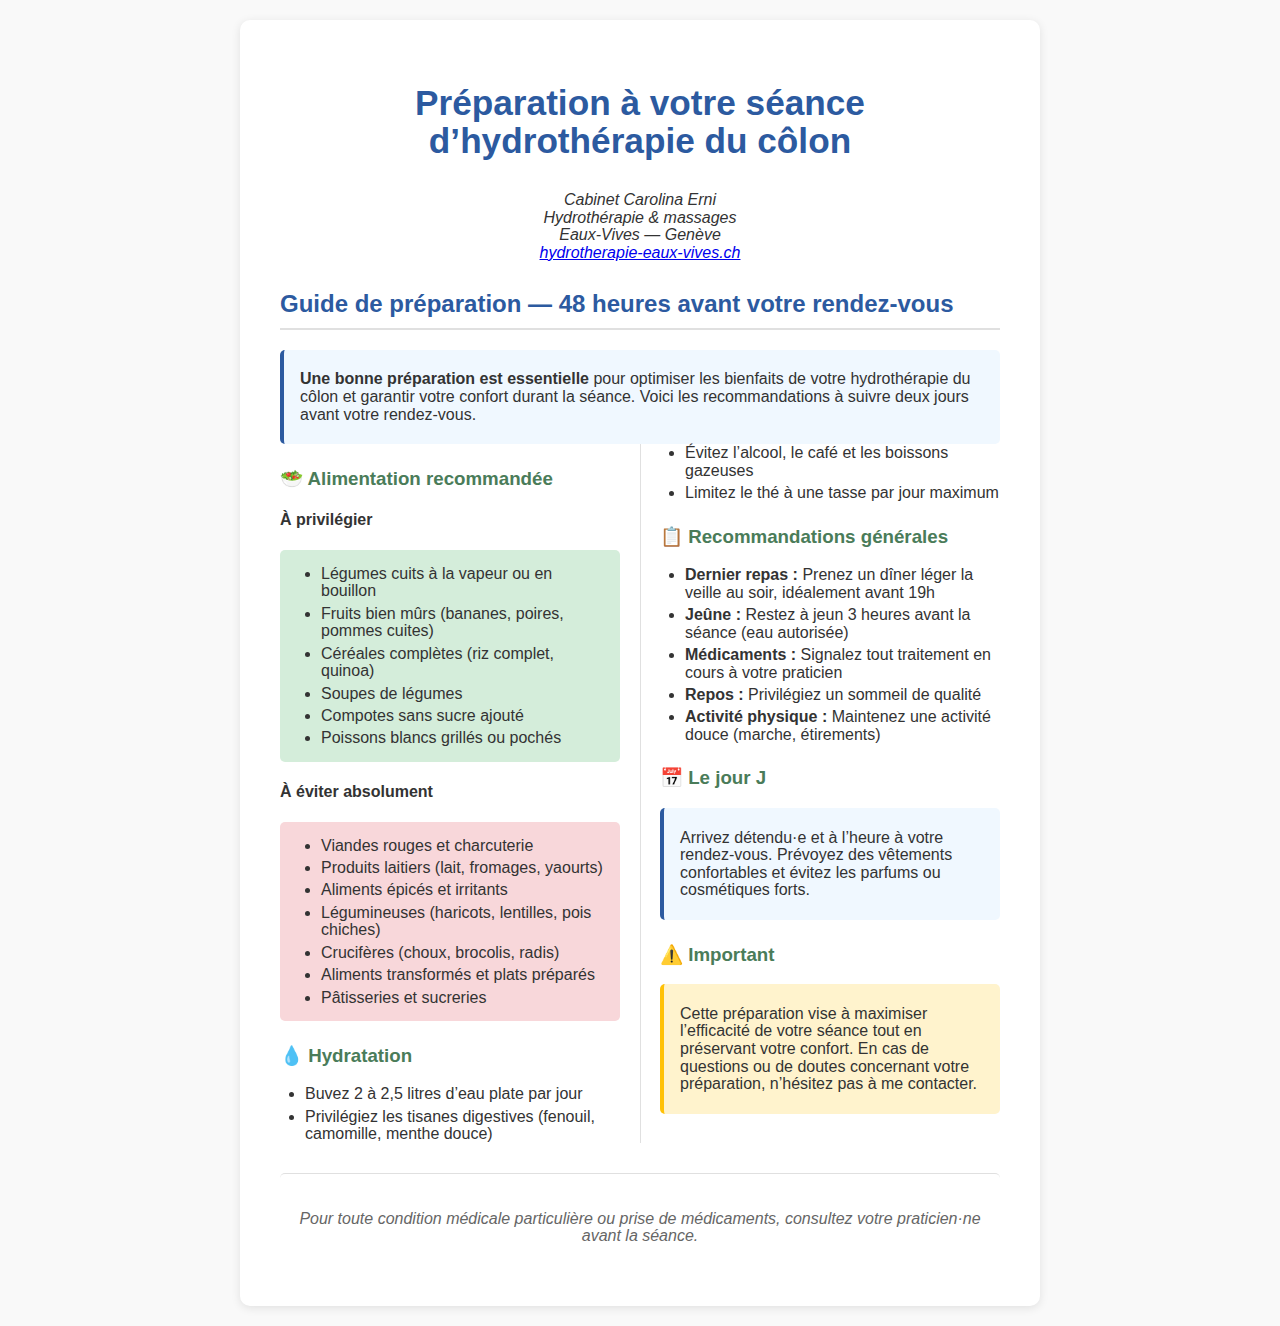
<file: preparation-hydrotherapie.html>
<!DOCTYPE html>
<html lang="fr">

<head>
    <meta charset="UTF-8">
    <meta name="viewport" content="width=device-width, initial-scale=1.0">
    <title>Préparation à l’hydrothérapie du côlon — Cabinet Carolina Erni</title>
    <style>
        body {
            font-family: "Segoe UI", sans-serif;
            line-height: 1.1;
            color: #333;
            max-width: 800px;
            margin: 0 auto;
            padding: 20px;
            background-color: #f9f9f9;
        }

        .container {
            background-color: white;
            padding: 40px;
            border-radius: 10px;
            box-shadow: 0 2px 10px rgba(0, 0, 0, 0.1);
        }

        h1 {
            color: #2c5aa0;
            text-align: center;
            margin-bottom: 30px;
            font-size: 2.2em;
            break-after: avoid;
        }

        h2 {
            color: #2c5aa0;
            border-bottom: 2px solid #e0e0e0;
            padding-bottom: 10px;
            margin-top: 30px;
            break-after: avoid;
        }

        h3 {
            color: #4a7c59;
            margin-top: 25px;
            break-after: avoid;
        }

        .highlight-box {
            background-color: #f0f8ff;
            border-left: 4px solid #2c5aa0;
        }

        .warning-box {
            background-color: #fff3cd;
            border-left: 4px solid #ffc107;
        }

        .success-list {
            background-color: #d4edda;
            border-radius: 5px;
        }

        .avoid-list {
            background-color: #f8d7da;
            border-radius: 5px;
        }

        div {
            padding: 0.3rem 1rem;
            border-radius: 5px;
        }

        ul {
            margin: 10px 0;
            padding-left: 25px;
        }

        li {
            margin: 0.3rem 0;
        }

        .footer-note {
            font-style: italic;
            color: #666;
            text-align: center;
            margin-top: 30px;
            padding-top: 20px;
            border-top: 1px solid #e0e0e0;
        }

        .cabinet-title {
            font-style: italic;
            text-align: center;
        }

        @media screen and (max-width: 767px) {
            body {
                overflow-wrap: break-word;
                hyphens: auto;
            }
        }

        @media print, screen and (min-width: 768px) {
            section {
                column-count: 2;
                column-gap: 40px;
                column-rule: 1px solid #e0e0e0;
            }
        }

        @page {
            size: 21cm 35cm;
        }

        @media print {
            body {
                width: 19cm;
                padding: 0;
            }

            .container {
                padding: 0px;
                border-radius: 0px;
                border: 0px solid black;
                box-shadow: none;
            }
        }
    </style>
</head>

<body>
    <div class="container">
        <h1>Préparation à votre séance d’hydrothérapie du côlon</h1>

        <p class="cabinet-title">Cabinet Carolina Erni<br>Hydrothérapie & massages<br>Eaux-Vives — Genève<br><a href="https://hydrotherapie-eaux-vives.ch">hydrotherapie-eaux-vives.ch</a></p>

        <h2>Guide de préparation — 48 heures avant votre rendez-vous</h2>

        <div class="highlight-box">
            <p><strong>Une bonne préparation est essentielle</strong> pour optimiser les bienfaits de votre hydrothérapie du côlon et garantir votre confort durant la séance. Voici les recommandations à suivre deux jours avant votre rendez-vous.</p>
        </div>
        <section>
            <h3>🥗 Alimentation recommandée</h3>

            <h4>À privilégier</h4>
            <div class="success-list">
                <ul>
                    <li>Légumes cuits à la vapeur ou en bouillon</li>
                    <li>Fruits bien mûrs (bananes, poires, pommes cuites)</li>
                    <li>Céréales complètes (riz complet, quinoa)</li>
                    <li>Soupes de légumes</li>
                    <li>Compotes sans sucre ajouté</li>
                    <li>Poissons blancs grillés ou pochés</li>
                </ul>
            </div>

            <h4>À éviter absolument</h4>
            <div class="avoid-list">
                <ul>
                    <li>Viandes rouges et charcuterie</li>
                    <li>Produits laitiers (lait, fromages, yaourts)</li>
                    <li>Aliments épicés et irritants</li>
                    <li>Légumineuses (haricots, lentilles, pois chiches)</li>
                    <li>Crucifères (choux, brocolis, radis)</li>
                    <li>Aliments transformés et plats préparés</li>
                    <li>Pâtisseries et sucreries</li>
                </ul>
            </div>

            <h3>💧 Hydratation</h3>
            <ul>
                <li>Buvez 2 à 2,5 litres d’eau plate par jour</li>
                <li>Privilégiez les tisanes digestives (fenouil, camomille, menthe douce)</li>
                <li>Évitez l’alcool, le café et les boissons gazeuses</li>
                <li>Limitez le thé à une tasse par jour maximum</li>
            </ul>

            <h3>📋 Recommandations générales</h3>
            <ul>
                <li><strong>Dernier repas :</strong> Prenez un dîner léger la veille au soir, idéalement avant 19h</li>
                <li><strong>Jeûne :</strong> Restez à jeun 3 heures avant la séance (eau autorisée)</li>
                <li><strong>Médicaments :</strong> Signalez tout traitement en cours à votre praticien</li>
                <li><strong>Repos :</strong> Privilégiez un sommeil de qualité</li>
                <li><strong>Activité physique :</strong> Maintenez une activité douce (marche, étirements)</li>
            </ul>

            <h3>📅 Le jour J</h3>
            <div class="highlight-box">
                <p>Arrivez détendu·e et à l’heure à votre rendez-vous. Prévoyez des vêtements confortables et évitez les parfums ou cosmétiques forts.</p>
            </div>

            <h3>⚠️ Important</h3>
            <div class="warning-box">
                <p>Cette préparation vise à maximiser l’efficacité de votre séance tout en préservant votre confort. En cas de questions ou de doutes concernant votre préparation, n’hésitez pas à me contacter.</p>
            </div>

        </section>

        <div class="footer-note">
            <p><em>Pour toute condition médicale particulière ou prise de médicaments, consultez votre praticien·ne avant la séance.</em></p>
        </div>
    </div>
</body>

</html>
</file>
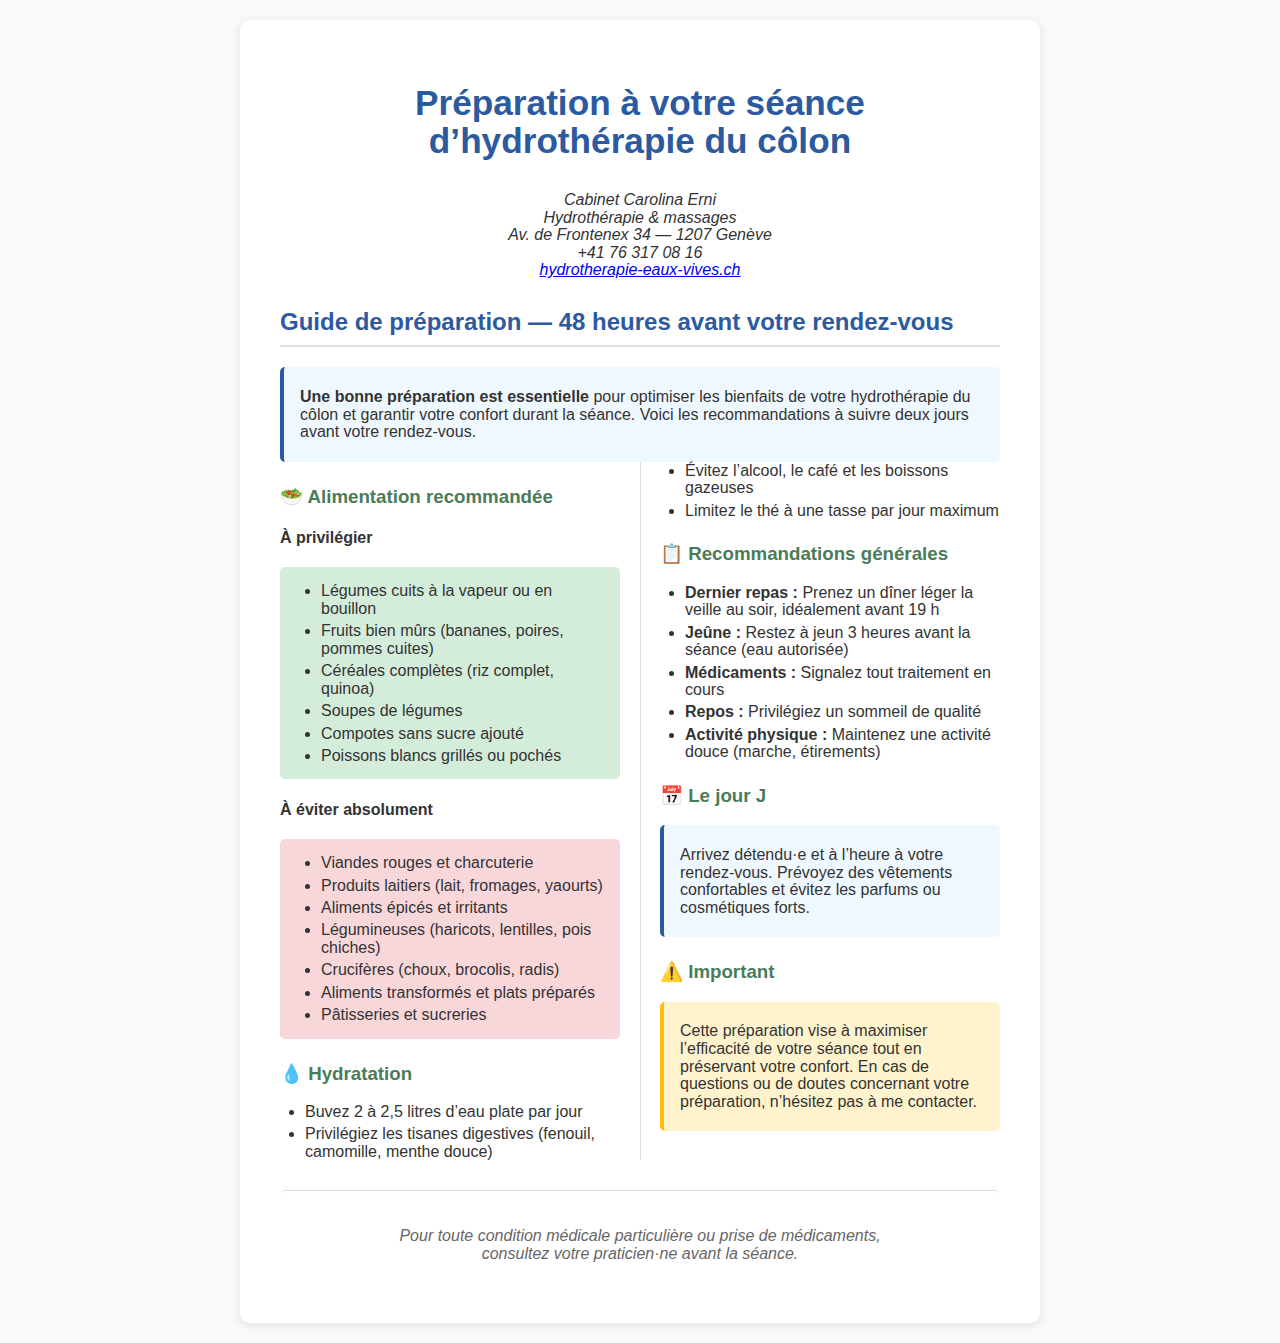
<file: static/preparation-hydrotherapie.html>
<!DOCTYPE html>
<html lang="fr">

<head>
    <meta charset="UTF-8">
    <meta name="viewport" content="width=device-width, initial-scale=1.0">
    <title>Préparation à l’hydrothérapie du côlon — Cabinet Carolina Erni</title>
    <style>
        body {
            font-family: "Segoe UI", sans-serif;
            line-height: 1.1;
            color: #333;
            max-width: 800px;
            margin: 0 auto;
            padding: 20px;
            background-color: #f9f9f9;
        }

        .container {
            background-color: white;
            padding: 40px;
            border-radius: 10px;
            box-shadow: 0 2px 10px rgba(0, 0, 0, 0.1);
        }

        h1 {
            color: #2c5aa0;
            text-align: center;
            margin-bottom: 30px;
            font-size: 2.2em;
            break-after: avoid;
        }

        h2 {
            color: #2c5aa0;
            border-bottom: 2px solid #e0e0e0;
            padding-bottom: 10px;
            margin-top: 30px;
            break-after: avoid;
        }

        h3 {
            color: #4a7c59;
            margin-top: 25px;
            break-after: avoid;
        }

        .highlight-box {
            background-color: #f0f8ff;
            border-left: 4px solid #2c5aa0;
        }

        .warning-box {
            background-color: #fff3cd;
            border-left: 4px solid #ffc107;
        }

        .success-list {
            background-color: #d4edda;
            border-radius: 5px;
        }

        .avoid-list {
            background-color: #f8d7da;
            border-radius: 5px;
        }

        div {
            padding: 0.3rem 1rem;
            border-radius: 5px;
        }

        ul {
            margin: 10px 0;
            padding-left: 25px;
        }

        li {
            margin: 0.3rem 0;
            break-inside: avoid;
        }

        .footer-note {
            font-style: italic;
            color: #666;
            text-align: center;
            margin-top: 30px;
            padding-top: 20px;
            border-top: 1px solid #e0e0e0;
        }

        .cabinet-title {
            font-style: italic;
            text-align: center;
        }

        @media screen and (max-width: 767px) {
            body {
                overflow-wrap: break-word;
                hyphens: auto;
            }
        }

        @media print, screen and (min-width: 768px) {
            section {
                column-count: 2;
                column-gap: 40px;
                column-rule: 1px solid #e0e0e0;
            }
        }

        @page {
            size: 21cm 35cm;
        }

        @media print {
            body {
                width: 19cm;
                padding: 0;
            }

            .container {
                padding: 0px;
                border-radius: 0px;
                border: 0px solid black;
                box-shadow: none;
            }
        }
    </style>
</head>

<body>
    <div class="container">
        <h1>Préparation à votre séance d’hydrothérapie du côlon</h1>

        <p class="cabinet-title">Cabinet Carolina Erni<br>Hydrothérapie & massages<br>Av. de Frontenex 34 — 1207 Genève<br>+41 76 317 08 16<br><a href="https://hydrotherapie-eaux-vives.ch">hydrotherapie-eaux-vives.ch</a></p>

        <h2>Guide de préparation — 48 heures avant votre rendez-vous</h2>

        <div class="highlight-box">
            <p><strong>Une bonne préparation est essentielle</strong> pour optimiser les bienfaits de votre hydrothérapie du côlon et garantir votre confort durant la séance. Voici les recommandations à suivre deux jours avant votre rendez-vous.</p>
        </div>
        <section>
            <h3>🥗 Alimentation recommandée</h3>

            <h4>À privilégier</h4>
            <div class="success-list">
                <ul>
                    <li>Légumes cuits à la vapeur ou en bouillon</li>
                    <li>Fruits bien mûrs (bananes, poires, pommes cuites)</li>
                    <li>Céréales complètes (riz complet, quinoa)</li>
                    <li>Soupes de légumes</li>
                    <li>Compotes sans sucre ajouté</li>
                    <li>Poissons blancs grillés ou pochés</li>
                </ul>
            </div>

            <h4>À éviter absolument</h4>
            <div class="avoid-list">
                <ul>
                    <li>Viandes rouges et charcuterie</li>
                    <li>Produits laitiers (lait, fromages, yaourts)</li>
                    <li>Aliments épicés et irritants</li>
                    <li>Légumineuses (haricots, lentilles, pois chiches)</li>
                    <li>Crucifères (choux, brocolis, radis)</li>
                    <li>Aliments transformés et plats préparés</li>
                    <li>Pâtisseries et sucreries</li>
                </ul>
            </div>

            <h3>💧 Hydratation</h3>
            <ul>
                <li>Buvez 2 à 2,5 litres d’eau plate par jour</li>
                <li>Privilégiez les tisanes digestives (fenouil, camomille, menthe douce)</li>
                <li>Évitez l’alcool, le café et les boissons gazeuses</li>
                <li>Limitez le thé à une tasse par jour maximum</li>
            </ul>

            <h3>📋 Recommandations générales</h3>
            <ul>
                <li><strong>Dernier repas :</strong> Prenez un dîner léger la veille au soir, idéalement avant 19 h</li>
                <li><strong>Jeûne :</strong> Restez à jeun 3 heures avant la séance (eau autorisée)</li>
                <li><strong>Médicaments :</strong> Signalez tout traitement en cours</li>
                <li><strong>Repos :</strong> Privilégiez un sommeil de qualité</li>
                <li><strong>Activité physique :</strong> Maintenez une activité douce (marche, étirements)</li>
            </ul>

            <h3>📅 Le jour J</h3>
            <div class="highlight-box">
                <p>Arrivez détendu·e et à l’heure à votre rendez-vous. Prévoyez des vêtements confortables et évitez les parfums ou cosmétiques forts.</p>
            </div>

            <h3>⚠️ Important</h3>
            <div class="warning-box">
                <p>Cette préparation vise à maximiser l’efficacité de votre séance tout en préservant votre confort. En cas de questions ou de doutes concernant votre préparation, n’hésitez pas à me contacter.</p>
            </div>

        </section>

        <div class="footer-note">
            <p><em>Pour toute condition médicale particulière ou prise de médicaments,<br>consultez votre praticien·ne avant la séance.</em></p>
        </div>
    </div>
</body>

</html>
</file>
<file: style.css>
@import url("https://fonts.googleapis.com/css2?family=Marck+Script&display=swap");

:root {
    --color-1: #d4a574;
}

* {
    box-sizing: border-box;
    margin: 0;
    padding: 0;
}

body {
    color: #333;
    font-family: "Arial", sans-serif;
    line-height: 1.6;
    overflow-x: hidden;
}

a[target="_blank"]:not(.header a)::after {
    content: url("./icons/up-right-from-square-solid-full.svg");
    display: inline;
    margin-left: 8px;
    position: fixed;
    width: 21px;
    transform: translateY(3px);
}

a,
a :visited {
    color: inherit;
    text-decoration: none;
}

.logo {
    align-items: center;
    color: var(--color-1);
    display: flex;
    font-size: 1.8rem;
    font-variant: small-caps;
    font-weight: bold;
    gap: 1rem;
}

.logo-img {
    flex-shrink: 0;
}

.logo-img img {
    height: 3.5rem;
    margin-right: 0;
    vertical-align: middle;
}

.logo-text {
    display: flex;
    flex-direction: column;
    justify-content: center;
}

.logo-text p:nth-of-type(1) {
    line-height: 1;
    margin-top: 0.5rem;
    padding: 0;
    vertical-align: middle;
}

.logo-text p:nth-last-of-type(1) {
    color: color-mix(in srgb, currentColor 80%, black 20%);
    font-size: 40%;
    line-height: 0.8;
    margin: 0;
    padding: 0;
    text-transform: uppercase;
}

/* Header et Navigation */
.header {
    backdrop-filter: blur(10px);
    background: rgba(255, 255, 255, 0.95);
    padding: 1rem 2rem;
    position: fixed;
    top: 0;
    transition: all 0.3s ease;
    width: 100%;
    z-index: 1000;
}

.nav-container {
    align-items: center;
    display: flex;
    justify-content: space-between;
    margin: 0 auto;
    max-width: 1200px;
}

.nav-menu {
    display: flex;
    gap: 2rem;
    list-style: none;
    & a {
        color: #333;
        font-weight: 500;
    }
    & a:hover {
        color: var(--color-1);
    }
}

.nav-item {
    position: relative;
}

a[data-section] {
    cursor: pointer;
    text-decoration: none;
    transition: color 0.3s ease;
}

.mobile-menu-btn {
    cursor: pointer;
    display: none;
    flex-direction: column;
    padding: 5px;
}

.mobile-menu-btn span {
    background: #333;
    height: 3px;
    margin: 3px 0;
    transition: 0.3s;
    width: 25px;
}

.section {
    min-height: 100vh;
    padding: 6rem 2rem 4rem;
    position: relative;
}

.parallax-bg {
    background-attachment: fixed;
    background-position: center;
    background-size: cover;
    height: 120%;
    left: 0;
    position: absolute;
    width: 100%;
    z-index: -2;
}

.section-overlay {
    background: linear-gradient(
        135deg,
        rgba(102, 59, 33, 0.9) 0%,
        rgba(242, 170, 88, 0.1) 100%
    );
    height: 100%;
    left: 0;
    position: absolute;
    top: 0;
    width: 100%;
    z-index: -1;
}

.container {
    margin: 0 auto;
    max-width: 1200px;
    text-align: center;
}

.dark-box {
    background-color: rgba(0, 0, 0, 0.4);
    border-radius: 10px;
    border: 2px solid rgba(107, 59, 33, 0.5);
    margin: 2em;
    max-width: 90%;
    overflow-wrap: break-word;
    padding: 2em;
}

.section-title {
    color: var(--color-1);
    font-size: 3rem;
    margin-bottom: 2rem;
    opacity: 0;
    transform: translateY(50px);
    transition: all 0.8s ease;
}

.section-title.animate {
    opacity: 1;
    transform: translateY(0);
}

.section-content {
    font-size: 1.2rem;
    margin: 0 auto;
    max-width: 800px;
    opacity: 0;
    transform: translateY(30px);
    transition: all 0.8s ease 0.3s;
}

.section-content.animate {
    opacity: 1;
    transform: translateY(0);
}

/* Section Accueil */
#accueil {
    align-items: center;
    background-image: url("./images/fond-1.jpg");
    background-position: center;
    background-repeat: no-repeat;
    background-size: cover;
    color: var(--color-1);
    display: flex;
    justify-content: center;
    min-height: 100vh;
    text-align: center;
}

.hero-title {
    animation: fadeInUp 1s ease;
    font-size: 4rem;
    margin-bottom: 1rem;
}

.hero-subtitle {
    animation: fadeInUp 1s ease 0.3s both;
    color: color-mix(in srgb, currentColor 80%, white 20%);
    font-size: 1.5rem;
    margin-bottom: 2rem;
}

.cta-button {
    animation: fadeInUp 1s ease 0.6s both;
    background-color: rgba(0, 0, 0, 0.4);
    border-radius: 50px;
    border: 2px solid rgba(107, 59, 33, 0.5);
    display: inline-block;
    margin: 60px auto 0;
    padding: 1rem 2rem;
    transition: all 0.3s ease;
}

.cta-button:hover {
    background: color-mix(in srgb, var(--color-1) 1%, transparent);
    color: rgba(107, 59, 33, 0.5);
}

#presentation {
    align-items: center;
    background: transparent;
    color: var(--color-1);
    display: flex;
    flex-direction: column;
    justify-content: center;
    min-height: 100vh;
    padding: 2rem;
    position: relative;
    text-align: center;
}

.image-with-texture {
    display: inline-block;
    margin: 2rem auto;
    position: relative;
}

.image-with-texture img {
    border-radius: 10px;
    box-shadow: 0 5px 15px rgba(0, 0, 0, 0.1);
    display: block;
    filter: drop-shadow(0 0 10px rgba(212, 165, 116, 0.3));
    height: auto;
    max-width: 100%;
    position: relative;
    z-index: 1;
}

#therapies-massages {
    background: linear-gradient(
        135deg,
        rgba(102, 59, 33, 1) 0%,
        rgba(242, 170, 88, 1) 100%
    );
}

/* Services Grid */
.services-grid {
    display: grid;
    gap: 2rem;
    grid-template-columns: 1fr;
    margin-top: 3rem;
}

.service-card {
    background: white;
    border-radius: 15px;
    box-shadow: 0 10px 30px rgba(0, 0, 0, 0.1);
    opacity: 0;
    padding: 2rem;
    transform: translateY(50px);
    transition: transform 0.3s ease, box-shadow 0.3s ease;
}

.service-card.animate {
    animation: slideInUp 0.8s ease forwards;
    opacity: 1;
    transform: translateY(0);
}

.service-card:hover {
    box-shadow: 0 20px 40px rgba(0, 0, 0, 0.15);
    transform: translateY(-10px);
}

/* Style pour l'image dans .service-picture */
.service-card img {
    border-radius: 10px;
    margin: 0 0 2rem;
    padding: 0;
    width: 100%;
}

.service-card h3 {
    font-size: 1.5rem;
    margin-bottom: 1rem;
    color: #333;
}

.service-card p {
    color: #666;
    line-height: 1.6;
}

/* Contact Section */
#contact-infos {
    background: #fef9e7;
}

.contact-items {
    display: grid;
    grid-template-columns: repeat(auto-fit, minmax(250px, 1fr));
    gap: 2rem;
    margin-top: 3rem;
    word-wrap: break-word;
}

.contact-item {
    text-align: center;
    padding: 2rem;
}

.contact-icon {
    align-items: center;
    background: var(--color-1);
    border-radius: 50%;
    color: white;
    display: flex;
    font-size: 1.5rem;
    height: 60px;
    justify-content: center;
    margin: 0 auto 1rem;
    padding: 10px;
    width: 60px;
}

.duree {
    margin-top: 2em;
}

.duree,
.prix {
    font-family: monospace;
}

.citation {
    font-family: Marck Script;
    font-size: 200%;
    font-weight: bold;
    margin: 3em auto 2em;
}

/* Style pour le bouton "Afficher plus" */
button {
    background-color: var(--color-1);
    border-radius: 5px;
    border: none;
    color: white;
    cursor: pointer;
    font-size: 1rem;
    padding: 0.5rem 1rem;
    transition: background-color 0.3s ease;
}

button:hover {
    background-color: #b07a50;
}

/* Animations */
@keyframes fadeInUp {
    from {
        opacity: 0;
        transform: translateY(50px);
    }

    to {
        opacity: 1;
        transform: translateY(0);
    }
}

@keyframes slideInUp {
    from {
        opacity: 0;
        transform: translateY(50px);
    }

    to {
        opacity: 1;
        transform: translateY(0);
    }
}

/* Responsive Design */
@media (max-width: 850px) {
    .nav-menu {
        align-items: center;
        background: white;
        flex-direction: column;
        height: calc(100vh - 80px);
        justify-content: start;
        left: -100%;
        padding-top: 2rem;
        position: fixed;
        top: 80px;
        transition: left 0.3s ease;
        width: 100%;
    }

    .mobile-menu-btn {
        display: flex;
    }

    .hero-title {
        font-size: 2.5rem;
    }

    .section-title {
        font-size: 2rem;
    }

    .services-grid {
        grid-template-columns: 1fr;
    }

    .parallax-bg {
        background-attachment: scroll;
    }
}

@media (max-width: 377px) {
    .logo {
        flex-shrink: initial;
        margin: 0;
    }

    .logo-img img {
        height: 2.5rem;
        margin: 0;
    }

    .logo-text p:nth-of-type(1) {
        font-size: 80%;
        line-height: 1;
        margin: 0;
    }

    .hero-title {
        font-size: 1.6rem;
    }
}
</file>
